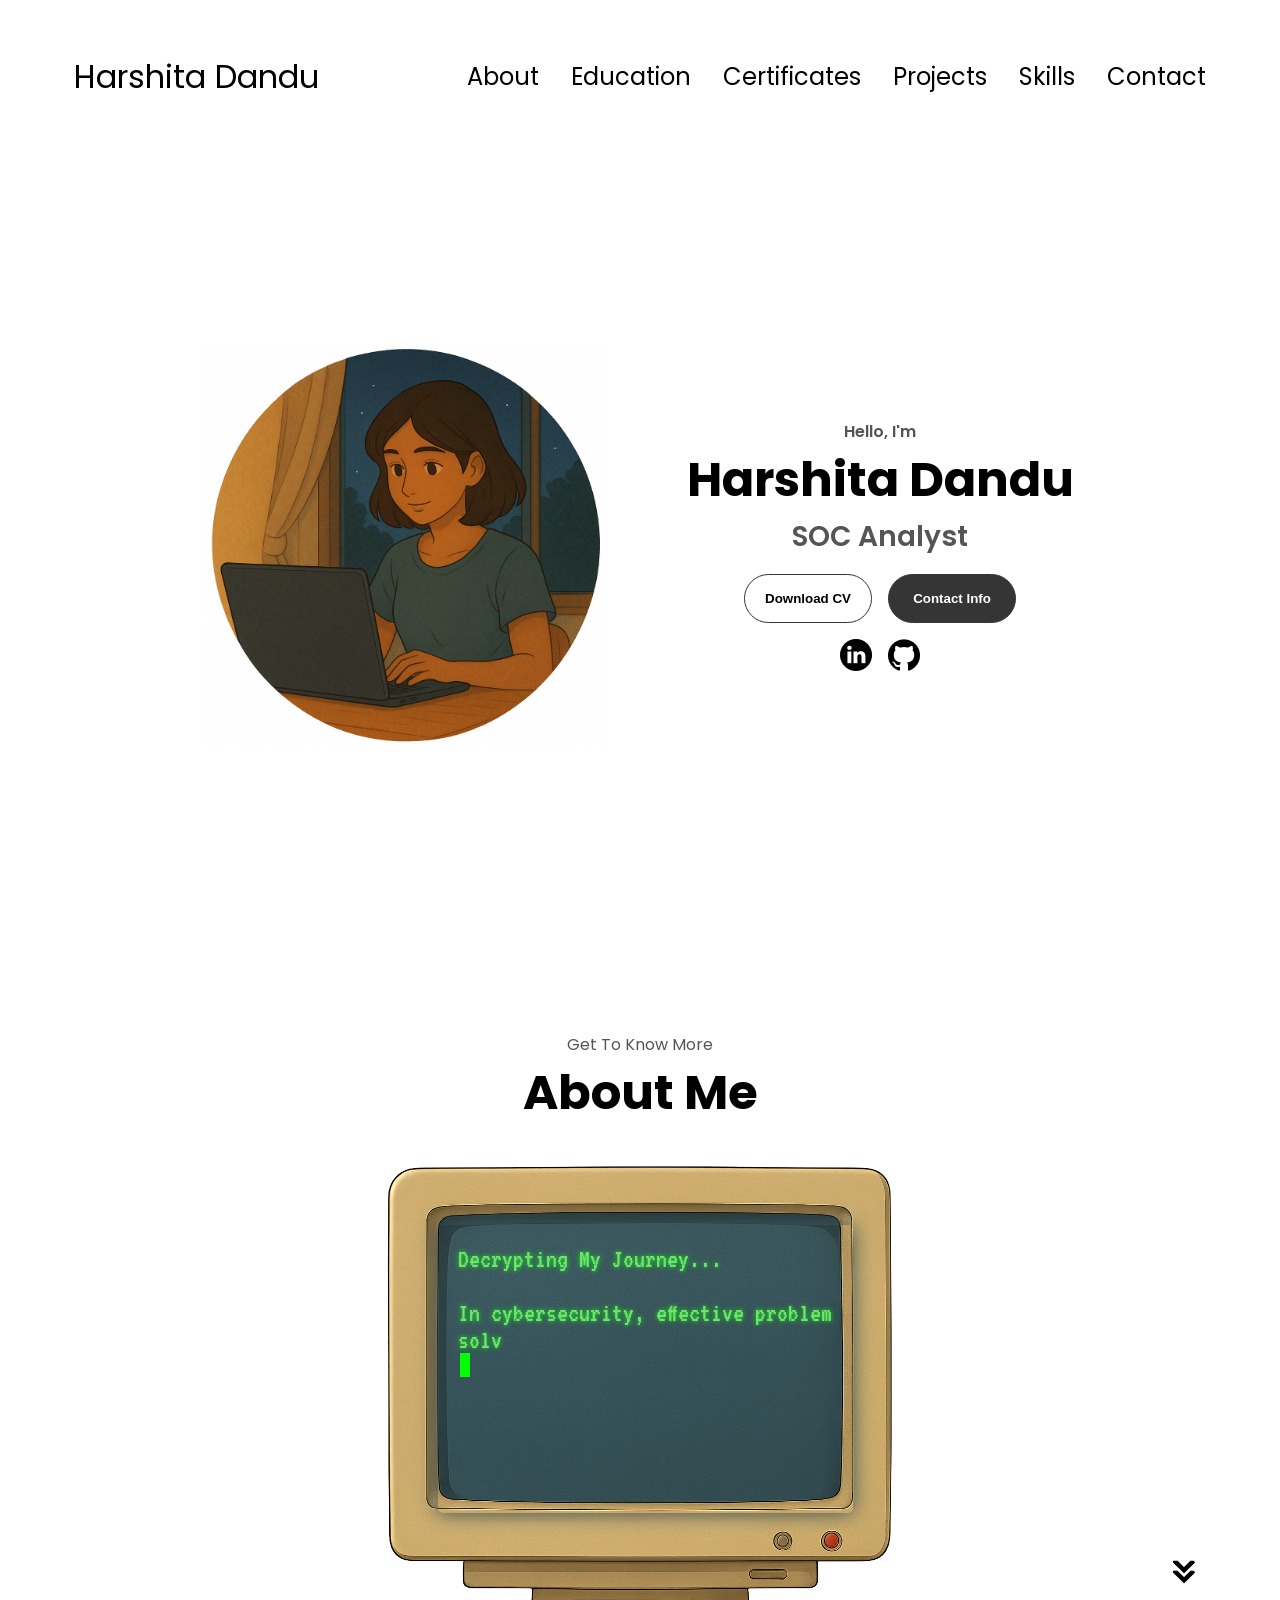
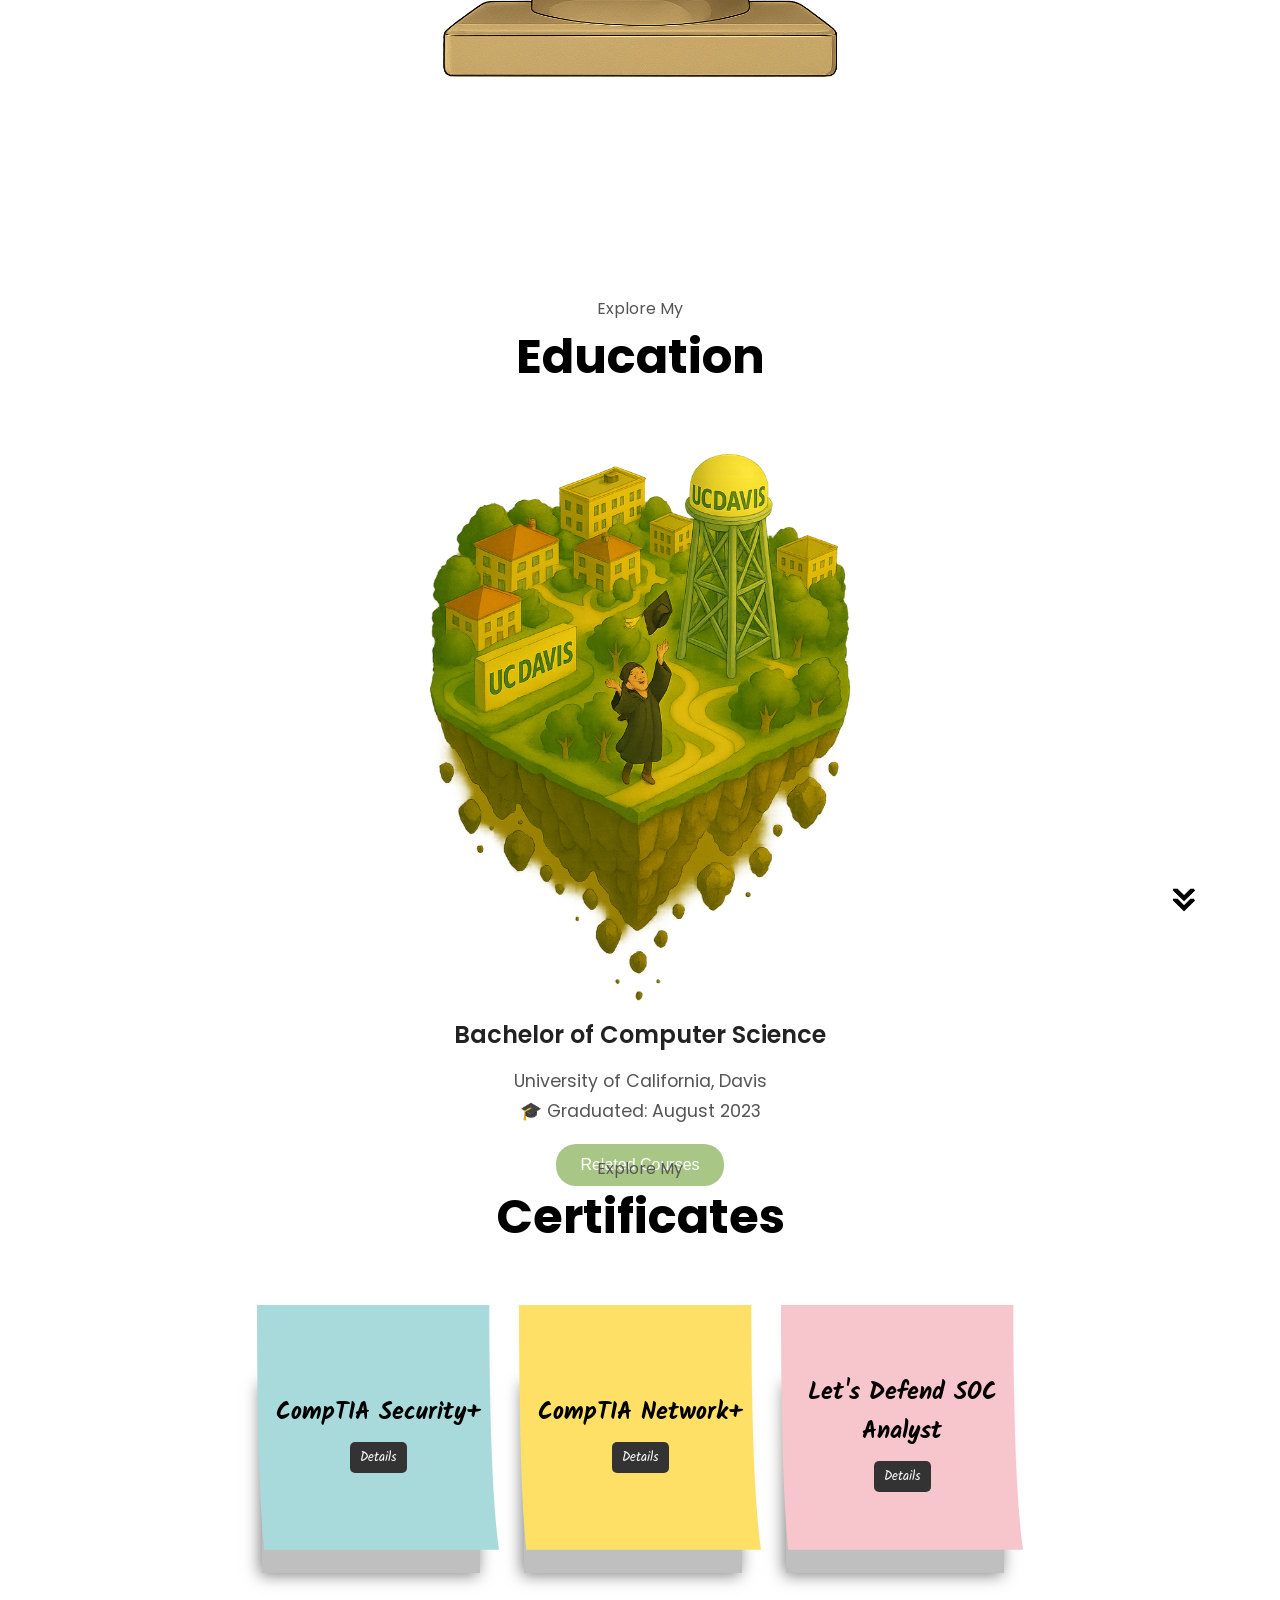
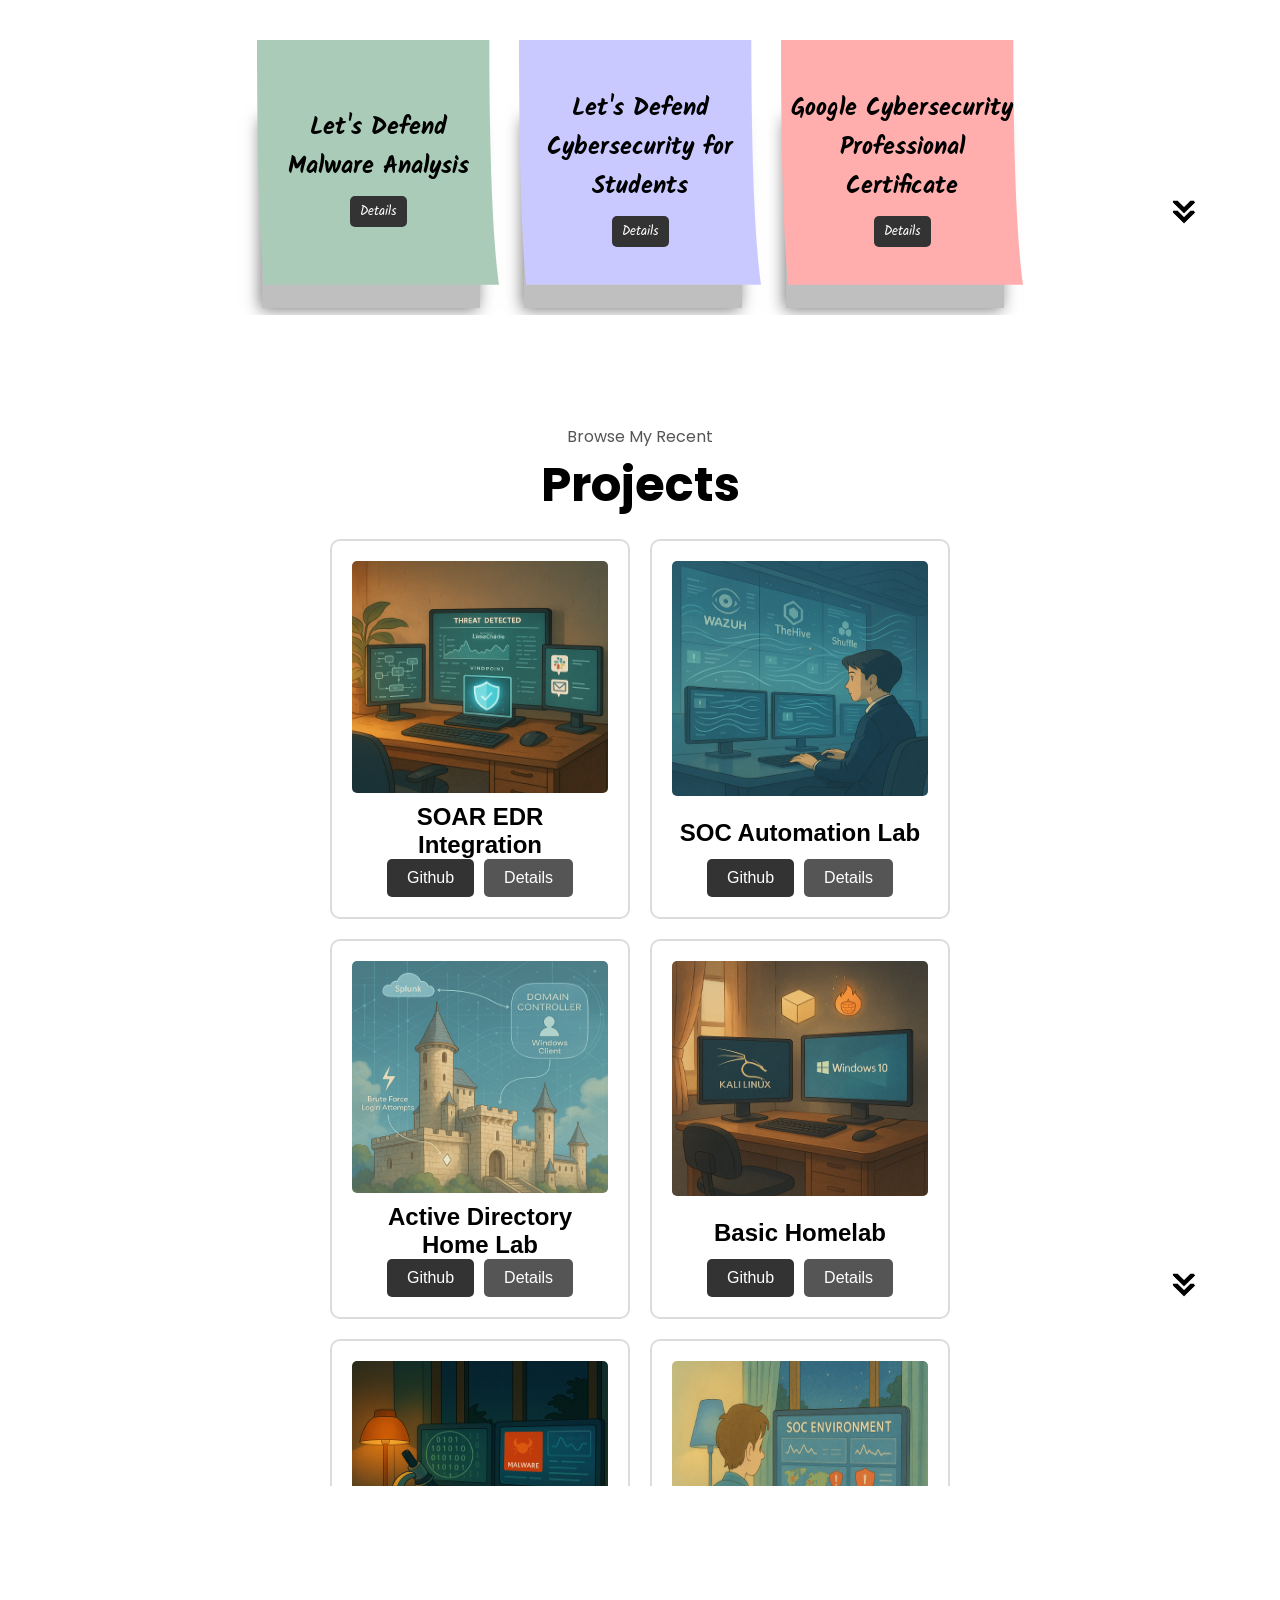
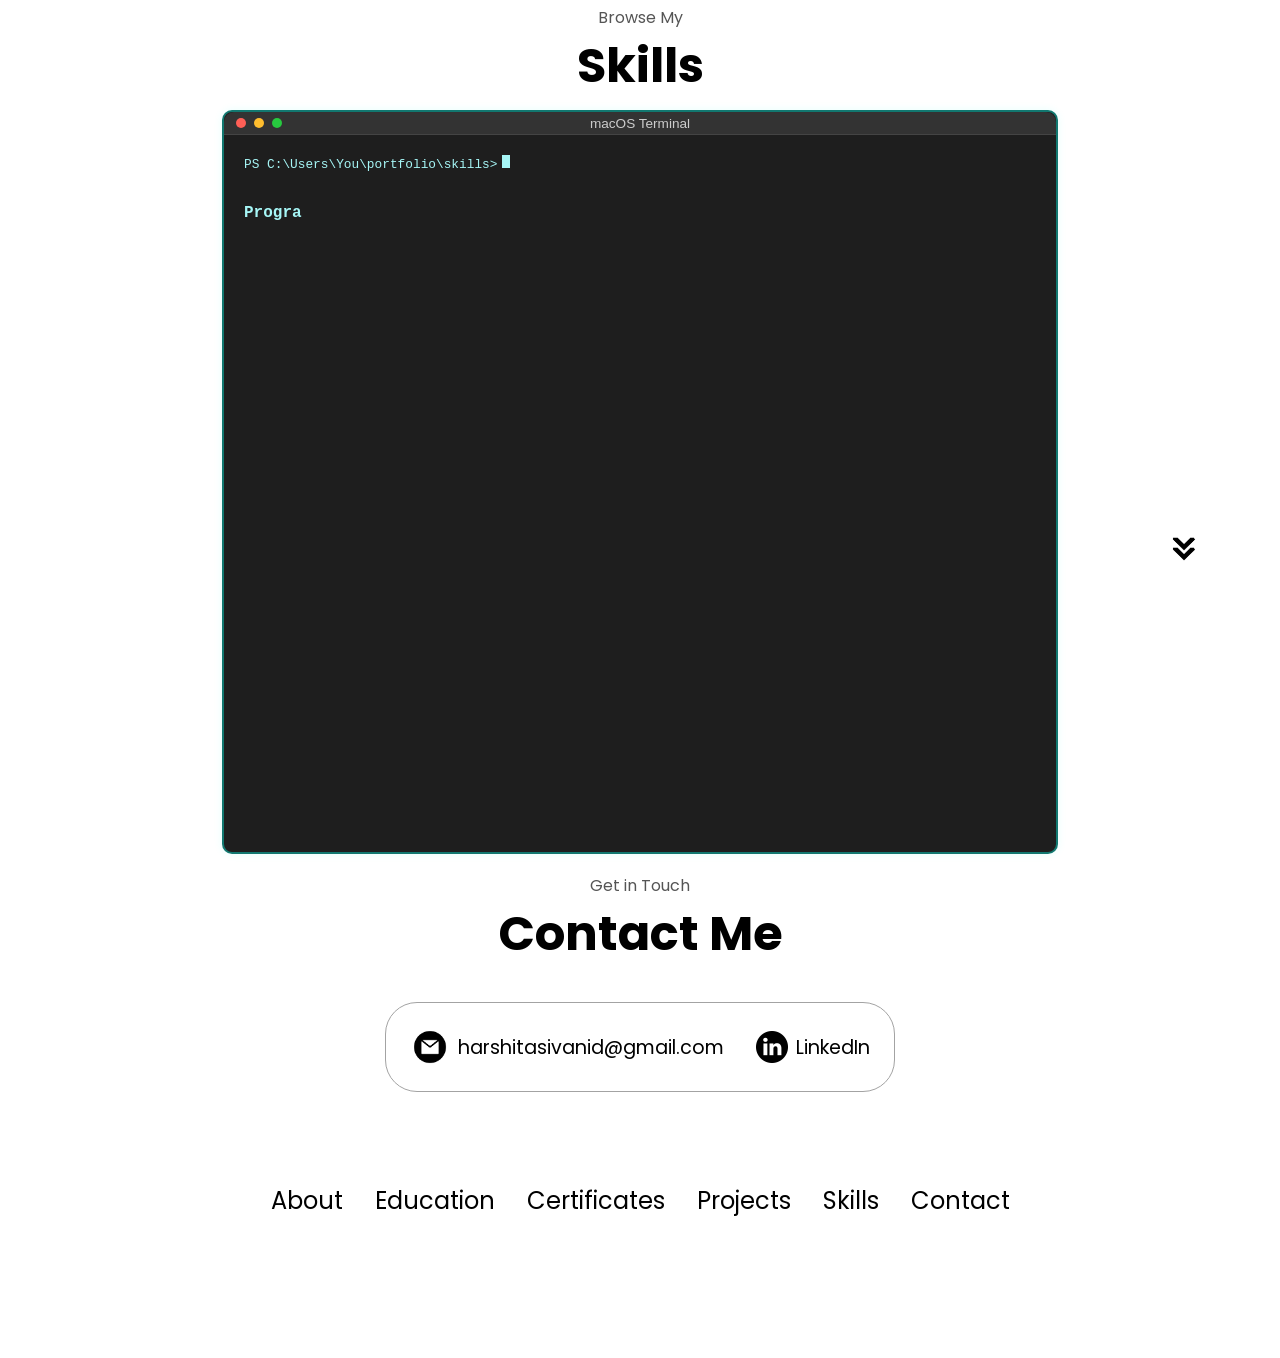
<file: index.html>
<!DOCTYPE html>
<html lang="en">
  <head>
    <!-- Meta and Title Section -->
    <meta charset="UTF-8" />
    <meta http-equiv="X-UA-Compatible" content="IE=edge" />
    <meta name="viewport" content="width=device-width, initial-scale=1.0" />
    <title>My Portfolio</title>

    <!-- Stylesheets -->
    <link rel="stylesheet" href="style.css" />
    <link rel="stylesheet" href="mediaqueries.css" />
  </head>

  <body>
    <!-- ========== Desktop Navigation ========== -->
    <nav id="desktop-nav">
      <div class="logo">Harshita Dandu</div>
      <div>
        <ul class="nav-links">
          <!-- Navigation links for Desktop view; verify anchor targets -->
          <li><a href="#about">About</a></li>
          <li><a href="#education">Education</a></li>
          <li><a href="#certificates">Certificates</a></li>
          <li><a href="#projects">Projects</a></li>
          <li><a href="#skills">Skills</a></li>
          <li><a href="#contact">Contact</a></li>
        </ul>
      </div>
    </nav>

    <!-- ========== Hamburger Navigation (Mobile/Responsive) ========== -->
    <nav id="hamburger-nav">
      <div class="logo">Harshita Dandu</div>
      <div class="hamburger-menu">
        <!-- Hamburger icon triggers toggleMenu() in script.js -->
        <div class="hamburger-icon" onclick="toggleMenu()">
          <span></span>
          <span></span>
          <span></span>
        </div>
        <!-- Navigation links for Hamburger menu -->
        <div class="menu-links">
          <li><a href="#about" onclick="toggleMenu()">About</a></li>
          <li><a href="#education" onclick="toggleMenu()">Education</a></li>
          <li><a href="#certificates" onclick="toggleMenu()">Certificates</a></li>
          <li><a href="#projects" onclick="toggleMenu()">Projects</a></li>
          <li><a href="#skills" onclick="toggleMenu()">Skills</a></li>
          <li><a href="#contact" onclick="toggleMenu()">Contact</a></li>
        </div>
      </div>
    </nav>

    <!-- ========== Profile Section ========== -->
    <section id="profile">
      <!-- Container for Profile Picture -->
      <div class="section__pic-container">
        <img 
          src="./assets/profile studio gibhli.png" 
          alt="John Doe profile picture" 
        />
      </div>

      <!-- Container for Profile Text -->
      <div class="section__text">
        <p class="section__text__p1">Hello, I'm</p>
        <h1 class="title">Harshita Dandu</h1>
        <p class="section__text__p2">SOC Analyst</p>

        <!-- Button Container for Download CV and Contact Info -->
        <div class="btn-container">
          <button 
            class="btn btn-color-2"
            onclick="window.open('./assets/resume-example.pdf')"
          >
            Download CV
          </button>
          <button 
            class="btn btn-color-1" 
            onclick="location.href='./#contact'"
          >
            Contact Info
          </button>
        </div>

        <!-- Social Media Icons -->
        <div id="socials-container">
          <img 
            src="./assets/linkedin.png" 
            alt="My LinkedIn profile" 
            class="icon"
            onclick="location.href='https://www.linkedin.com/in/harshitadandu/'" 
          />
          <img 
            src="./assets/github.png" 
            alt="My Github profile" 
            class="icon"
            onclick="location.href='https://github.com/harshidandu/HarshitaDandu_Cyber_Security-/tree/main'" 
          />
        </div>
      </div>
    </section>

    <!-- ========== About Section ========== -->
    <section id="about">
      <p class="section__text__p1">Get To Know More</p>
      <h1 class="title" style="margin-bottom: 20px;">About Me</h1>

      <!-- Embedding external HTML for About Me details -->
      <iframe 
        src="aboutme.html" 
        title="Skills iframe" 
        width="40%" 
        height="400px" 
        style="border: none; display: block; margin: 20px auto 0 auto;" 
        frameborder="0">
      </iframe>

      <!-- Arrow Icon to Navigate to Education Section -->
      <img
        src="./assets/arrow.png"
        alt="Arrow icon"
        onclick="location.href='#education'"
        style="position: absolute; right: -5rem; bottom: 17rem; height: 2rem; cursor: pointer;"
      />
    </section>

    <!-- ========== Education Section ========== -->
    <section id="education" style="position: relative;">
      <p class="section__text__p1">Explore My</p>
      <h1 class="title">Education</h1>

      <!-- Embedding external HTML for Education details -->
      <iframe 
        src="education.html"
        width="100%" 
        height="900" 
        style="border: none; margin-top: -1rem;" 
        title="Education Section">
      </iframe>

      <!-- Arrow Icon to Navigate to Certificates Section -->
      <img
        src="./assets/arrow.png"
        alt="Arrow icon"
        onclick="location.href='#certificates'"
        style="position: absolute; right: -5rem; bottom: 13rem; height: 2rem; cursor: pointer;"
      />
    </section>

    <!-- ========== Certificates Section ========== -->
    <section id="certificates">
      <p class="section__text__p1">Explore My</p>
      <h1 class="title">Certificates</h1>

      <!-- Inline Styles Specific to Certificates Section -->
      <style>
        /* Style adjustments for the Certificates section */
        #certificates {
          position: relative;
          padding: 2rem 2rem 5rem 2rem;
        }
        #certificates iframe {
          width: 90%;
          height: 70vh; /* 70% of viewport height */
          margin: 0 auto;
          max-width: none;
          border: none;
          display: block;
          margin-top: 2rem;
        }
      </style>

      <!-- Embedding external HTML for Certificates -->
      <iframe 
        src="certs.html" 
        title="Certificates iframe">
      </iframe>

      <!-- Arrow Icon to Navigate to Projects Section -->
      <img
        src="./assets/arrow.png"
        alt="Arrow icon"
        onclick="location.href='#projects'"
        style="position: absolute; right: -5rem; bottom: 10rem; height: 2rem; cursor: pointer;"
      />
    </section>

    <!-- ========== Projects Section ========== -->
    <section id="projects">
      <p class="section__text__p1">Browse My Recent</p>
      <h1 class="title">Projects</h1>

      <!-- Inline Styles Specific to Projects Section -->
      <style>
        /* Style adjustments for the Projects section */
        #projects {
          position: relative;
          padding-bottom: 80px;  /* Extra bottom padding for spacing */
        }
        /* General iframe styling for the Projects iframe */
        iframe {
          width: 100%;
          height: 1000px;
          border: none;
          margin-top: -35px;
        }
      </style>

      <!-- Embedding external HTML for Projects -->
      <iframe 
        src="projects.html" 
        title="Projects iframe" 
        frameborder="0">
      </iframe>

      <!-- Arrow Icon to Navigate to Skills Section -->
      <img
        src="./assets/arrow.png"
        alt="Arrow icon"
        onclick="location.href='#skills'"
        style="position: absolute; right: -5rem; bottom: 17rem; height: 2rem; cursor: pointer;"
      />
    </section>

    <!-- ========== Skills Section ========== -->
    <section id="skills">
      <p class="section__text__p1">Browse My</p>
      <h1 class="title">Skills</h1>

      <!-- Inline Styles Specific to Skills Section -->
      <style>
        /* Style adjustments for the Skills section */
        #skills {
          position: relative;
          padding: 2rem;
        }
        #skills iframe {
          width: 100%;
          height: 100vh;
          max-width: none;
          margin: 0 auto;
          border: none;
          display: block;
          background-color: transparent;
        }
      </style>

      <!-- Embedding external HTML for Skills -->
      <iframe 
        src="skills.html" 
        title="Skills iframe">
      </iframe>

      <!-- Arrow Icon to Navigate to Contact Section -->
      <img
        src="./assets/arrow.png"
        alt="Arrow icon"
        onclick="location.href='#contact'"
        style="position: absolute; right: -5rem; bottom: 17rem; height: 2rem; cursor: pointer;"
      />
    </section>

    <!-- ========== Contact Section ========== -->
    <section id="contact">
      <p class="section__text__p1">Get in Touch</p>
      <h1 class="title">Contact Me</h1>

      <!-- Contact Information -->
      <div class="contact-info-upper-container">
        <!-- Email Contact -->
        <div class="contact-info-container">
          <img 
            src="./assets/email.png" 
            alt="Email icon" 
            class="icon contact-icon email-icon" 
          />
          <p>
            <a href="mailto:examplemail@gmail.com">
              harshitasivanid@gmail.com
            </a>
          </p>
        </div>

        <!-- LinkedIn Contact -->
        <div class="contact-info-container">
          <img 
            src="./assets/linkedin.png" 
            alt="LinkedIn icon" 
            class="icon contact-icon" 
          />
          <p>
            <a href="https://www.linkedin.com/in/harshitadandu/">LinkedIn</a>
          </p>
        </div>
      </div>
    </section>

    <!-- ========== Footer Navigation ========== -->
    <footer>
      <nav>
        <div class="nav-links-container">
          <ul class="nav-links">
            <!-- Footer navigation links replicating main navigation -->
            <li><a href="#about">About</a></li>
            <li><a href="#education">Education</a></li>
            <li><a href="#certificates">Certificates</a></li>
            <li><a href="#projects">Projects</a></li>
            <li><a href="#skills">Skills</a></li>
            <li><a href="#contact">Contact</a></li>
          </ul>
        </div>
      </nav>
    </footer>

    <!-- ========== JavaScript File ========== -->
    <script src="script.js"></script>
  </body>
</html>
</file>
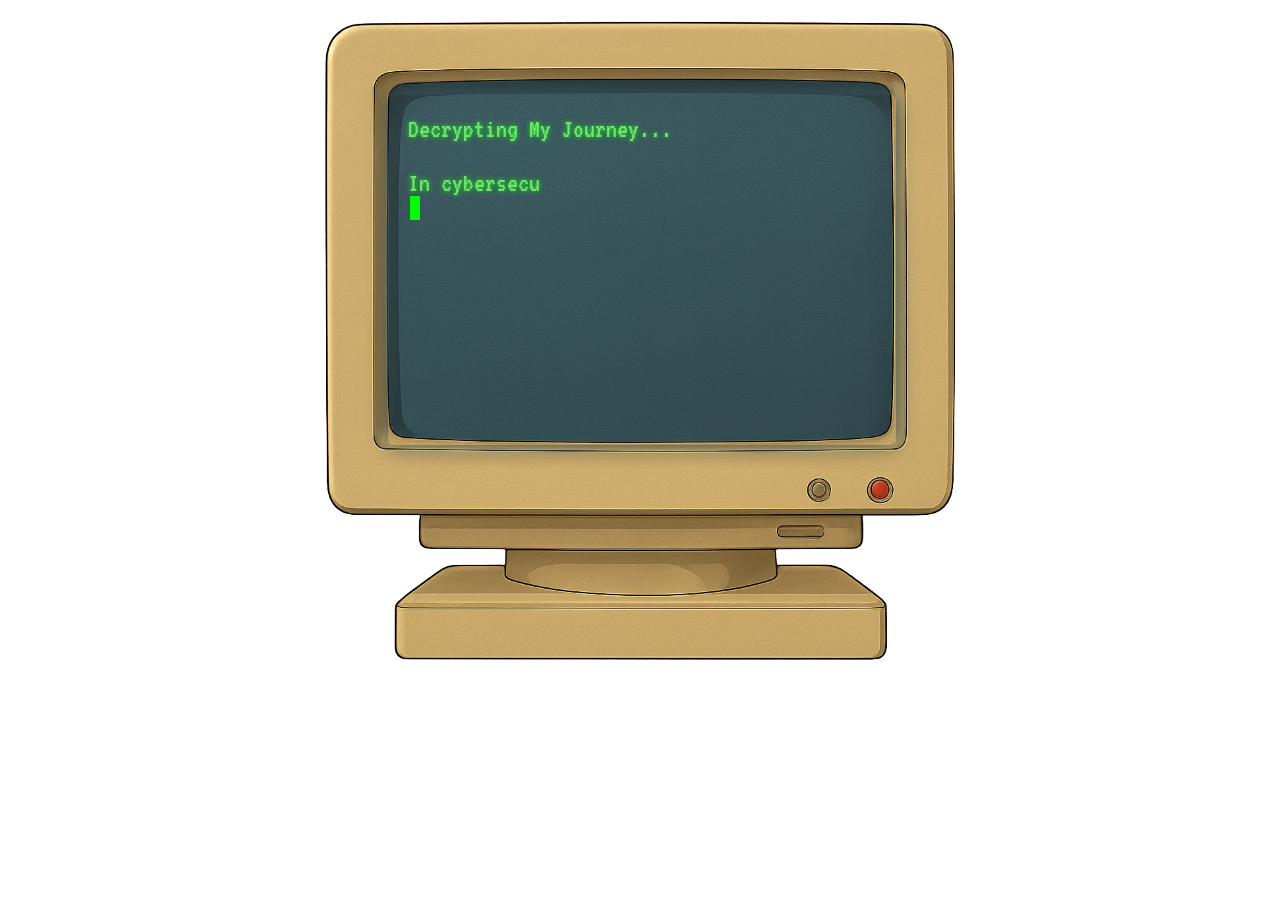
<file: aboutme.html>
<!DOCTYPE html>
<html lang="en">
<head>
  <meta charset="UTF-8">
  <meta name="viewport" content="width=device-width, initial-scale=1.0">
  <title>About Me - Retro Computer</title>

  <!-- Retro Font -->
  <link href="https://fonts.googleapis.com/css2?family=VT323&display=swap" rel="stylesheet">

  <style>
    html, body {
      margin: 0;
      padding: 0;
      height: 100%;
      background: transparent;
      font-family: 'VT323', monospace;
      overflow: hidden;
    }

    .container {
      width: 100%;
      max-width: 1200px;
      margin: 0 auto;
    }

    .background {
      position: relative;
      width: 100%;
      height: auto;
      background: url("./assets/retrocomputer.png") no-repeat center center;
      background-size: contain;
      aspect-ratio: 16 / 9;
    }

    .screen {
      position: absolute;
      top: 14%;
      left: 29%;
      width: 39%;
      height: 46%;
      background: transparent;
      padding: 20px;
      overflow-y: auto;
      overflow-x: hidden;
      display: flex;
      flex-direction: column;
      justify-content: flex-start;
      align-items: flex-start;
      font-size: 1.7rem;
      box-shadow: 0 0 20px #3a565c;
      border-radius: 5px;
      scroll-behavior: smooth;
    }

    /* Glowing terminal text */
    .typing {
      white-space: pre-wrap;
      word-wrap: break-word;
      color: #77DD77;
      text-shadow: 0 0 5px #00FF00;
    }

    .cursor {
      display: inline-block;
      width: 10px;
      height: 24px;
      background-color: #00FF00;
      margin-left: 2px;
      animation: blink 0.7s steps(1) infinite;
    }

    @keyframes blink {
      50% { background-color: transparent; }
    }

    /* Custom scrollbar */
    .screen::-webkit-scrollbar {
      width: 8px;
    }

    .screen::-webkit-scrollbar-thumb {
      background-color: #00FF00;
      border-radius: 4px;
    }

    .screen::-webkit-scrollbar-track {
      background: transparent;
    }

    /* Responsive adjustments */
    @media (max-width: 768px) {
      .screen {
        top: 16%;
        left: 26%;
        width: 45%;
        height: 48%;
        font-size: 1.4rem;
        padding: 15px;
      }
    }

    @media (max-width: 480px) {
      .screen {
        top: 18%;
        left: 22%;
        width: 55%;
        height: 50%;
        font-size: 1.2rem;
        padding: 10px;
      }
    }
  </style>
</head>

<body>

<div class="container">
  <div class="background">
    <div class="screen" id="screen">
      <div id="typingText" class="typing"></div><div class="cursor"></div>
    </div>
  </div>
</div>

<!-- Typing Sound -->
<audio id="typeSound" src="https://cdn.pixabay.com/download/audio/2022/10/04/audio_5482fb7591.mp3?filename=mechanical-keyboard-typing-110789.mp3"></audio>

<script>
const text = `Decrypting My Journey...

In cybersecurity, effective problem solving is paramount—there’s no true cybersecurity without it, and no problem solving without a creative spark.

I am committed to melding creativity with logic. With an unending drive to innovate and a unique, creative-yet-logical approach to tackling challenges, I strive to blend technical insight with creative thinking to create efficient solutions. You can find me at my happiest when I'm learning, creating, and exploring new ideas.`;

const typingText = document.getElementById('typingText');
const screen = document.getElementById('screen');
const typeSound = document.getElementById('typeSound');
typeSound.volume = 0.2;
let index = 0;

function type() {
  if (index < text.length) {
    typingText.innerHTML += text.charAt(index);

    // Play sound if not newline or space
    if (text.charAt(index) !== '\n' && text.charAt(index) !== ' ') {
      typeSound.currentTime = 0;
      typeSound.play();
    }

    // Auto-scroll to bottom as text grows
    screen.scrollTop = screen.scrollHeight;

    index++;
    setTimeout(type, 30); // typing speed
  } else {
    typeSound.pause();
  }
}

// Start typing automatically
window.onload = type;
</script>

</body>
</html>
</file>
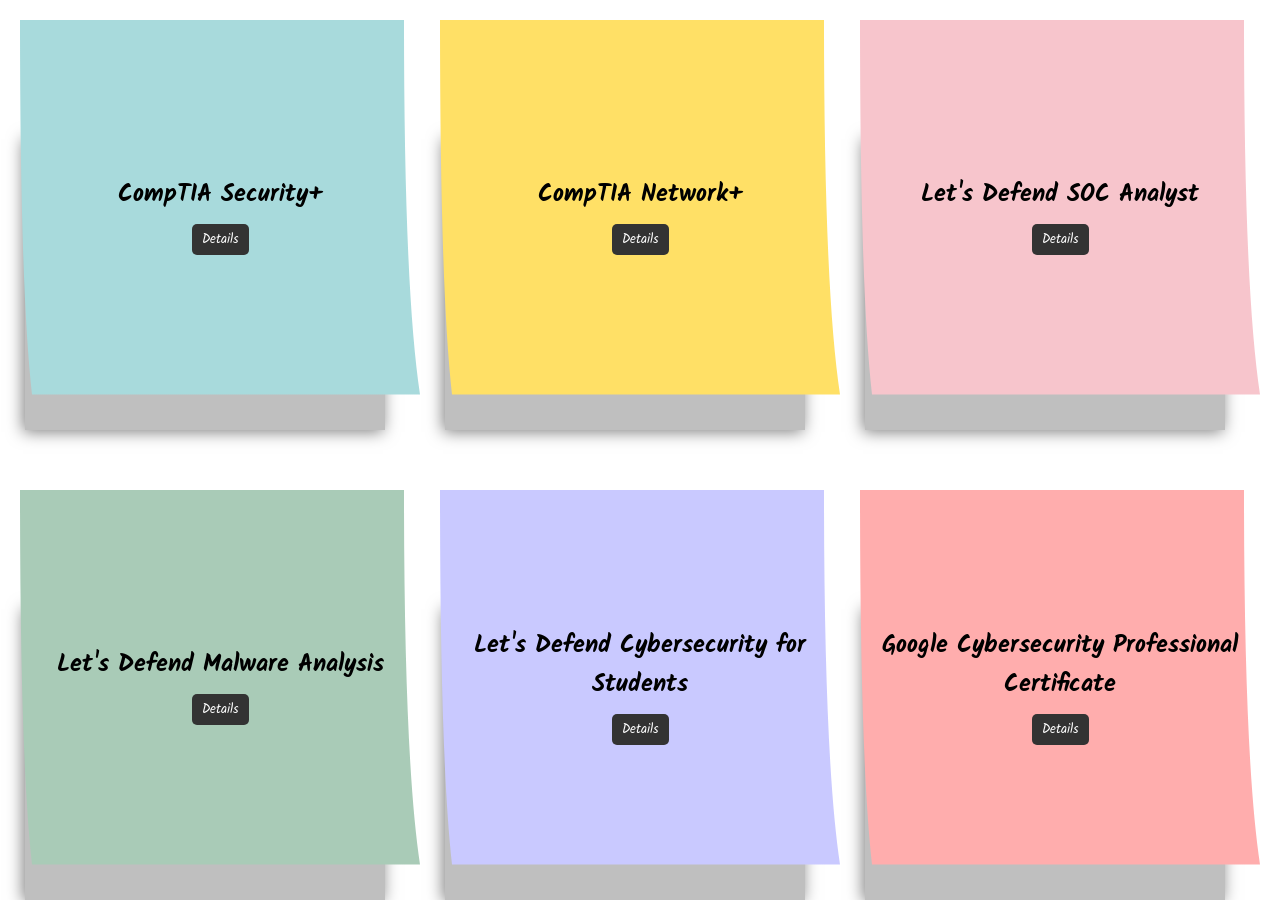
<file: certs.html>
<!DOCTYPE html>
<html lang="en">
<head>
  <meta charset="UTF-8">
  <meta name="viewport" content="width=device-width, initial-scale=1">
  <title>Sticky Notes Grid</title>
  <!-- The original Kalam font remains for the sticky notes -->
  <link href="https://fonts.googleapis.com/css2?family=Kalam&display=swap" rel="stylesheet">
  <style>
    /* Import Poppins font for modal text */
    @import url("https://fonts.googleapis.com/css2?family=Poppins:wght@300;400;500;600&display=swap");

    * { box-sizing: border-box; margin: 0; padding: 0; }
    html, body { 
      height: 100%; 
      width: 100%; 
      margin: 0; 
      font-size: 16px; 
      font-family: 'Kalam', cursive; 
      display: flex; 
      align-items: center; 
      justify-content: center; 
    }

    
    .container { display: flex; align-items: center; justify-content: center; width: 100%; height: 100%; padding: 20px; }
    .container-inner { 
      display: grid; 
      grid-template-columns: repeat(3, 1fr); 
      grid-template-rows: repeat(2, 1fr); 
      row-gap: 80px; 
      column-gap: 20px; 
      width: 100%; 
      height: 100%; 
    }
    .sticky-container { width: 100%; height: 100%; position: relative; }
    .sticky-outer { display: flex; position: relative; width: 100%; height: 100%; }
    .sticky { position: absolute; top: 0; left: 0; right: 0; bottom: 0; }
    .sticky:before { 
      content: ''; 
      position: absolute; 
      top: 30%; 
      left: 5px; 
      width: 90%; 
      height: 75%; 
      background-color: rgba(0, 0, 0, 0.25); 
      box-shadow: -2px 2px 15px rgba(0, 0, 0, 0.5); 
    }
    .sticky-content { 
      width: 100%; 
      height: 100%; 
      display: flex; 
      flex-direction: column; 
      justify-content: center; 
      align-items: center; 
      font-size: 7.25rem; 
      clip-path: url(#stickyClip); 
      text-align: center; 
      padding: 10px; 
      box-shadow: 2px 2px 10px rgba(0,0,0,0.2); 
    }
    .sticky-content h3 { margin-bottom: 10px; font-size: 1.5rem; }
    .sticky-content button { 
      background: #333; 
      color: white; 
      border: none; 
      padding: 5px 10px; 
      border-radius: 5px; 
      cursor: pointer; 
      font-family: 'Kalam', cursive; 
    }
    .sticky-content button:hover { background: #555; }
    .sticky-container:nth-child(1) .sticky-content { background: linear-gradient(180deg, #A8DADC 0%, #A8DADC 100%); }
    .sticky-container:nth-child(2) .sticky-content { background: linear-gradient(180deg, #FFE066 0%, #FFE066 100%); }
    .sticky-container:nth-child(3) .sticky-content { background: linear-gradient(180deg, #F7C5CC 0%, #F7C5CC 100%); }
    .sticky-container:nth-child(4) .sticky-content { background: linear-gradient(180deg, #A9CBB7 0%, #A9CBB7 100%); }
    .sticky-container:nth-child(5) .sticky-content { background: linear-gradient(180deg, #C9C9FF 0%, #C9C9FF 100%); }
    .sticky-container:nth-child(6) .sticky-content { background: linear-gradient(180deg, #FFADAD 0%, #FFADAD 100%); }
    @media screen and (min-width: 640px) { .sticky-content { font-size: 1.5rem; } }
    @media screen and (min-width: 768px) { .sticky-content { font-size: 1.5rem; } }
    @media screen and (min-width: 1024px) { .sticky-content { font-size: 1.875rem; } }
    
    /* Modal styles */
    .modal-overlay {
      position: fixed;
      top: 0;
      left: 0;
      width: 100%;
      height: 100%;
      background: transparent;
      display: flex;
      align-items: center;
      justify-content: center;
      opacity: 0;
      visibility: hidden;
      transition: opacity 0.3s ease;
      z-index: 1000;
    }
    .modal-overlay.active {
      opacity: 1;
      visibility: visible;
    }
    .modal {
      background: white;
      padding: 30px;
      border-radius: 5px;
      max-width: 900px;
      width: 120%;
      max-height: 120%;
      overflow-y: auto;
      box-shadow: 0 2px 10px rgba(0,0,0,0.3);
      position: relative;
    }
    .modal-title {
      text-align: center;
      margin-bottom: 15px;
      font-size: 1.75rem;
      font-family: 'Poppins', sans-serif;
    }
    .modal-content {
      text-align: left;
      font-size: 1.1rem;
      line-height: 1.5;
      /* Apply Poppins font to modal details text */
      font-family: 'Poppins', sans-serif;
    }
    .modal-content h5 {
      text-align: center;
      margin-bottom: 10px;
      /* Increase the size of "Skills Gained" */
      font-size: 1.2rem;
    }
    .modal-content p {
      margin: 10px 0;
    }
    .close-button {
      position: absolute;
      top: 20px;
      right: 15px;
      font-size: 2rem;
      cursor: pointer;
      color: #333;
      font-family: 'Poppins', sans-serif;
    }
    /* New Close Button inside Modal Content */
    .modal-close-button {
      background: #333;
      color: #fff;
      border: none;
      padding: 10px 20px;
      border-radius: 5px;
      font-family: 'Poppins', sans-serif;
      cursor: pointer;
      font-size: 1.1rem;
      display: block;
      margin: 20px auto 0;
    }
    .modal-close-button:hover {
      background: #555;
    }
  </style>
</head>
<body>

<svg width="0" height="0">
  <defs>
    <clipPath id="stickyClip" clipPathUnits="objectBoundingBox">
      <path d="M 0 0 Q 0 0.69, 0.03 0.96 0.03 0.96, 1 0.96 Q 0.96 0.69, 0.96 0 0.96 0, 0 0" />
    </clipPath>
  </defs>
</svg>

<div class="container">
  <div class="container-inner">
    <!-- Sticky Note 1 -->
    <div class="sticky-container">
      <div class="sticky-outer">
        <div class="sticky">
          <div class="sticky-content">
            <h3>CompTIA Security+</h3>
            <button onclick="showPopup('CompTIA Security+', '<h5><strong>Skills Gained:</strong></h5><p>✅ <strong>Fundamental Security Concepts:</strong> Learn about threats, vulnerabilities, and risk management strategies.</p><p>🔒 <strong>Network Security Principles:</strong> Understand identity management and access control methods.</p><p>🛡 <strong>Cryptography Basics:</strong> Gain knowledge of secure protocols and Public Key Infrastructure (PKI).</p><p>🚨 <strong>Incident Response Planning:</strong> Develop skills for effective disaster recovery and incident management.</p><p>🛠 <strong>Compliance and Governance:</strong> Understand regulatory requirements and the importance of security policies.</p>')">Details</button>
          </div>
        </div>
      </div>
    </div>
    
    <!-- Sticky Note 2 -->
    <div class="sticky-container">
      <div class="sticky-outer">
        <div class="sticky">
          <div class="sticky-content">
            <h3>CompTIA Network+</h3>
            <button onclick="showPopup('CompTIA Network+', '<h5><strong>Skills Gained:</strong></h5><p>🌐 <strong>Network Architecture and Protocols:</strong> Understand network design, protocols, and troubleshooting techniques.</p><p>📡 <strong>Network Configuration and Management:</strong> Learn to configure and manage both wired and wireless networks.</p><p>🔒 <strong>Network Security Fundamentals:</strong> Gain insights into network security basics and best practices.</p><p>☁ <strong>Cloud Computing and Virtualization:</strong> Explore the fundamentals of cloud computing and virtualization technologies.</p><p>🛠 <strong>Network Troubleshooting Techniques:</strong> Develop skills to diagnose and resolve network issues effectively.</p>')">Details</button>
          </div>
        </div>
      </div>
    </div>
    
    <!-- Sticky Note 3 -->
    <div class="sticky-container">
      <div class="sticky-outer">
        <div class="sticky">
          <div class="sticky-content">
            <h3>Let's Defend SOC Analyst</h3>
            <button onclick="showPopup('Let\'s Defend SOC Analyst', '<h5><strong>Skills Gained:</strong></h5><p>🔐 <strong>Incident Response Fundamentals:</strong> Learn the core concepts of incident detection and response processes.</p><p>🛠 <strong>Security Monitoring:</strong> Understand how to monitor and analyze security alerts using SIEM tools.</p><p>📡 <strong>Network Traffic Analysis:</strong> Capture and inspect network data to identify potential threats.</p><p>🚨 <strong>Threat Intelligence Analysis:</strong> Learn to gather and analyze threat intelligence to improve security posture.</p><p>⚖ <strong>Compliance and Reporting:</strong> Understand regulatory requirements and how to prepare security reports.</p>')">Details</button>
          </div>
        </div>
      </div>
    </div>
    
    <!-- Sticky Note 4 -->
    <div class="sticky-container">
      <div class="sticky-outer">
        <div class="sticky">
          <div class="sticky-content">
            <h3>Let's Defend Malware Analysis</h3>
            <button onclick="showPopup('Let\'s Defend Malware Analysis', '<h5><strong>Skills Gained:</strong></h5><p>🔐 <strong>Malware Analysis Fundamentals:</strong> Learn key concepts of malware types, infection vectors, and evasion techniques.</p><p>🛠 <strong>Understanding Malware Behavior:</strong> Analyze how malware interacts with systems and networks.</p><p>🚨 <strong>Sandboxing & Dynamic Analysis:</strong> Run malware in controlled environments to observe its behavior.</p><p>📡 <strong>Network Traffic Analysis:</strong> Capture and inspect network data to detect malicious activity.</p><p>🧩 <strong>Code Decompilation & Reverse Engineering:</strong> Deobfuscate and analyze malware code for deeper insights.</p>')">Details</button>
          </div>
        </div>
      </div>
    </div>
    
    <!-- Sticky Note 5 -->
    <div class="sticky-container">
      <div class="sticky-outer">
        <div class="sticky">
          <div class="sticky-content">
            <h3>Let's Defend Cybersecurity for Students</h3>
            <button onclick="showPopup('Let\'s Defend Cybersecurity for Students', '<h5><strong>Skills Gained:</strong></h5><p>🔐 <strong>Cybersecurity Fundamentals:</strong> Learn key concepts like threats, vulnerabilities, and risk management.</p><p>🛠 <strong>Hands-on Security Tools:</strong> Experience with SIEM, firewalls, and endpoint protection.</p><p>🚨 <strong>Threat Detection & Response:</strong> Identify and mitigate cyber threats.</p><p>🛡 <strong>Safe Online Practices:</strong> Understand phishing, social engineering, and data protection.</p><p>🔍 <strong>Digital Forensics Basics:</strong> Learn how to analyze and investigate cyber incidents.</p>')">Details</button>
          </div>
        </div>
      </div>
    </div>
    
    <!-- Sticky Note 6 -->
    <div class="sticky-container">
      <div class="sticky-outer">
        <div class="sticky">
          <div class="sticky-content">
            <h3>Google Cybersecurity Professional Certificate</h3>
            <button onclick="showPopup('Google Cybersecurity Professional Certificate', '<h5><strong>Skills Gained:</strong></h5><p>🔐 <strong>Security Foundations:</strong> Understand cybersecurity frameworks, threats, and risk management.</p><p>🛡 <strong>Network and System Security:</strong> Learn firewalls, encryption, and access control best practices.</p><p>🚨 <strong>Incident Detection & Response:</strong> Monitor and respond to security incidents using industry tools.</p><p>📊 <strong>SIEM & Security Operations:</strong> Hands-on experience with tools like Splunk and Chronicle.</p><p>⚖ <strong>Compliance & Governance:</strong> Understand security policies, governance, and industry regulations.</p>')">Details</button>
          </div>
        </div>
      </div>
    </div>
    
  </div>
</div>

<!-- Modal Structure -->
<div id="modalOverlay" class="modal-overlay">
  <div class="modal">
    <span id="closeModal" class="close-button">&times;</span>
    <h2 id="modalTitle" class="modal-title"></h2>
    <div id="modalContent" class="modal-content"></div>
    <!-- New Close Button in the Modal -->
    <button id="modalCloseBtn" class="modal-close-button">Close</button>
  </div>
</div>

<script>
function showPopup(title, description) {
  // Set title and content (preserving HTML formatting)
  document.getElementById('modalTitle').innerText = title;
  document.getElementById('modalContent').innerHTML = description;
  
  // Show the modal with fade-in effect
  document.getElementById('modalOverlay').classList.add('active');
}

// Close modal when clicking on the close (×) icon
document.getElementById('closeModal').addEventListener('click', function() {
  document.getElementById('modalOverlay').classList.remove('active');
});

// Close modal when clicking on the new "Close" button
document.getElementById('modalCloseBtn').addEventListener('click', function() {
  document.getElementById('modalOverlay').classList.remove('active');
});

// Optional: Close modal when clicking outside the modal content
document.getElementById('modalOverlay').addEventListener('click', function(e) {
  if (e.target === this) {
    document.getElementById('modalOverlay').classList.remove('active');
  }
});
</script>

</body>
</html>
</file>
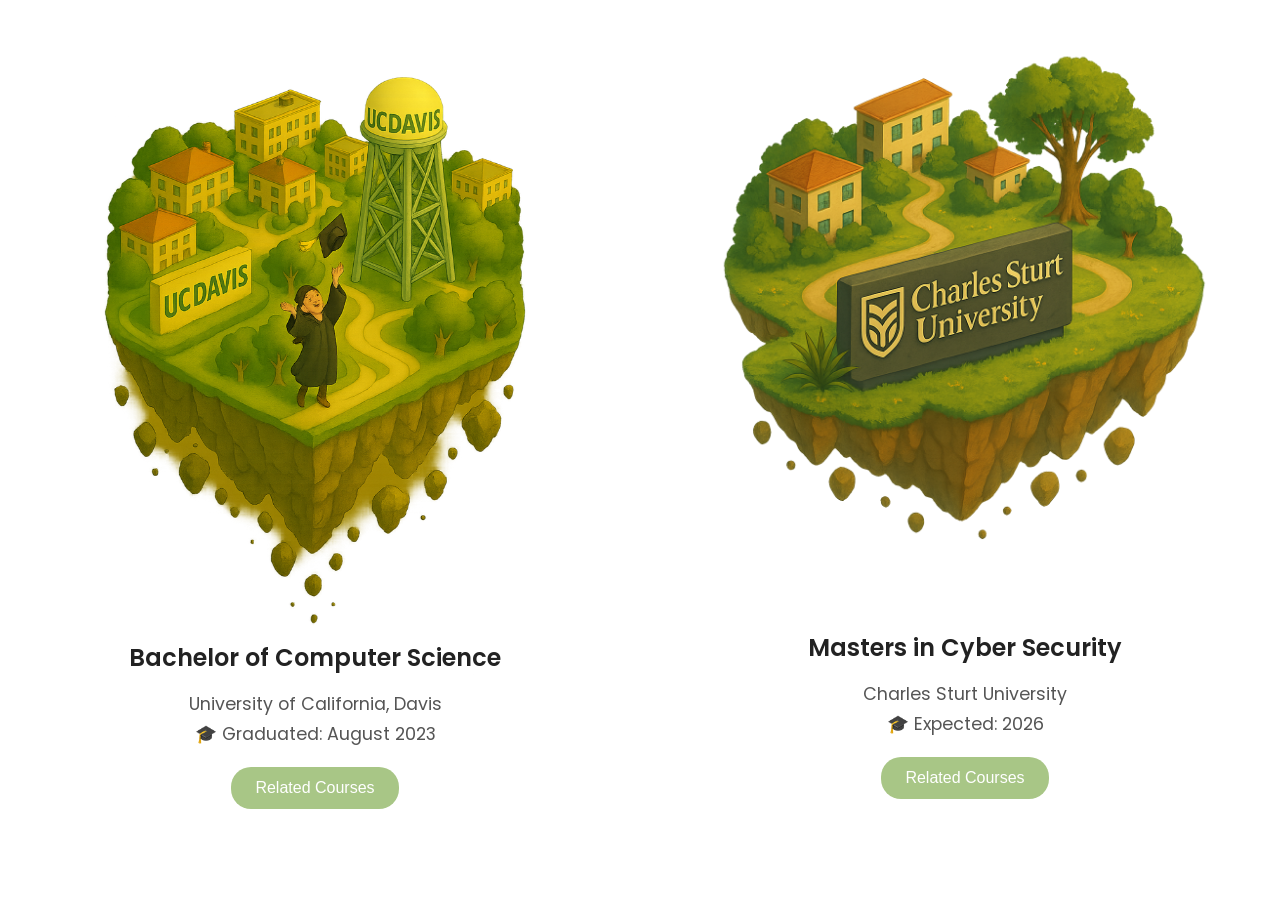
<file: education.html>
<!DOCTYPE html>
<html lang="en">
<head>
  <meta charset="UTF-8" />
  <meta name="viewport" content="width=device-width, initial-scale=1.0" />
  <title>Education Section</title>
  <link href="https://fonts.googleapis.com/css2?family=Poppins:wght@300;400;500;600&display=swap" rel="stylesheet">
  <style>
    * {
      margin: 0;
      padding: 0;
      box-sizing: border-box;
    }

    body {
      font-family: 'Poppins', sans-serif;
      background: white;
      padding: 40px 20px;
    }

    #education {
      max-width: 1200px;
      margin: 0 auto;
      display: flex;
      gap: 150px;
      flex-wrap: wrap;
      justify-content: center;
    }

    .education-item {
      width: 500px; /* Adjusted width for larger images */
      min-height: 800px; /* Increased height to fit larger images */
      position: relative;
      display: flex;
      flex-direction: column;
      align-items: center;
      justify-content: flex-start;
    }

    .animated-img {
      width: 100%; /* Make sure the images take up the full width of their container */
      height: 650px; /* Increased height for larger images */
      object-fit: cover; /* Ensure the image covers the space */
      display: block;
      animation: float3d 6s ease-in-out infinite;
      transform-origin: center;
      backface-visibility: hidden;
    }

    .charles-sturt-img {
      height: 500px; /* Make the Charles Sturt image smaller */
    }

    @keyframes float3d {
      0% {
        transform: rotateX(0deg) rotateY(0deg) translateY(0);
      }
      50% {
        transform: rotateX(5deg) rotateY(5deg) translateY(-35px);
      }
      100% {
        transform: rotateX(0deg) rotateY(0deg) translateY(0);
      }
    }

    .edu-info {
      position: absolute;
      width: 100%;
      display: flex;
      flex-direction: column;
      align-items: center;
      text-align: center;
    }

    .offset-davis {
      top: 600px; /* Adjusted position based on new image height */
    }

    .offset-csu {
      top: 590px; /* Adjusted position based on new image height */
    }

    .edu-text {
      margin-bottom: 0;
    }

    .edu-info h3 {
      font-size: 1.5rem; /* Increased font size for better visibility */
      font-weight: 600;
      color: #222;
      margin-bottom: 16px;
    }

    .school-name,
    .grad-date {
      font-size: 1.1rem; /* Increased text size */
      color: rgb(85, 85, 85);
      margin: 4px 0;
    }

    .view-button {
      margin-top: 16px;
      background-color: #a8c686;
      color: white;
      border: none;
      padding: 12px 24px; /* Increased padding */
      font-size: 1rem; /* Increased font size */
      font-weight: 500;
      border-radius: 20px;
      cursor: pointer;
      transition: all 0.3s ease;
      width: fit-content;
      align-self: center;
    }

    .view-button:hover {
      background-color: #94b472;
    }

    .modal {
      display: none;
      position: fixed;
      top: 0;
      left: 0;
      width: 100%;
      height: 50%;
      background-color: rgba(0, 0, 0, 0.5);
      justify-content: center;
      align-items: center;
      z-index: 1000;
    }

    .modal-content {
      background: white;
      padding: 40px; /* Increased padding */
      border-radius: 10px;
      max-width: 600px; /* Increased modal width */
      width: 90%;
      text-align: center;
      position: relative;
      animation: fadeIn 0.3s ease-in-out;
    }

    @keyframes fadeIn {
      from { opacity: 0; transform: scale(0.95); }
      to { opacity: 1; transform: scale(1); }
    }

    .modal-content p {
      font-size: 1rem; /* Larger text size */
      color: #333;
      margin-bottom: 10px;
    }

    .close-btn {
      position: absolute;
      top: 10px;
      right: 14px;
      font-size: 20px;
      cursor: pointer;
    }
  </style>
</head>
<body>

    
       
      









  <section id="education">
    <div class="education-item">
      <img src="./assets/resized_image_1.png" alt="UC Davis Campus" class="animated-img" />
      <div class="edu-info offset-davis">
        <div class="edu-text">
          <h3>Bachelor of Computer Science</h3>
          <p class="school-name">University of California, Davis</p>
          <p class="grad-date">🎓 Graduated: August 2023</p>
        </div>
        <button class="view-button" data-target="modal-ucd">Related Courses</button>
      </div>
    </div>

    <div class="education-item">
      <img src="./assets/resized_image_2.png" alt="Charles Sturt Campus" class="animated-img charles-sturt-img" />
      <div class="edu-info offset-csu">
        <div class="edu-text">
          <h3>Masters in Cyber Security</h3>
          <p class="school-name">Charles Sturt University</p>
          <p class="grad-date">🎓 Expected: 2026</p>
        </div>
        <button class="view-button" data-target="modal-csu">Related Courses</button>
      </div>
    </div>
  </section>

  <div class="modal" id="modal-ucd">
    <div class="modal-content">
      <span class="close-btn" data-close>&times;</span>
      <p>Data Structures</p>
      <p>Operating Systems & System Programming</p>
      <p>Algorithm Design & Analysis</p>
      <p>Web Programming</p>
      <p>Human-Computer Interaction</p>
      <p>Theory of Computation</p>
    </div>
  </div>

  <div class="modal" id="modal-csu">
    <div class="modal-content">
      <span class="close-btn" data-close>&times;</span>
      <p>Cloud Privacy and Security</p>
      <p>Hacking Countermeasures</p>
      <p>Pen Testing</p>
      <p>Incident Response</p>
      <p>Digital Forensics</p>
      <p>Cloud Computing</p>
    </div>
  </div>

  <script>
    document.querySelectorAll('.view-button').forEach(button => {
      button.addEventListener('click', () => {
        const target = button.getAttribute('data-target');
        document.getElementById(target).style.display = 'flex';
      });
    });

    document.querySelectorAll('[data-close]').forEach(closeBtn => {
      closeBtn.addEventListener('click', () => {
        closeBtn.closest('.modal').style.display = 'none';
      });
    });

    window.addEventListener('click', e => {
      if (e.target.classList.contains('modal')) {
        e.target.style.display = 'none';
      }
    });
  </script>
</body>
</html>
</file>
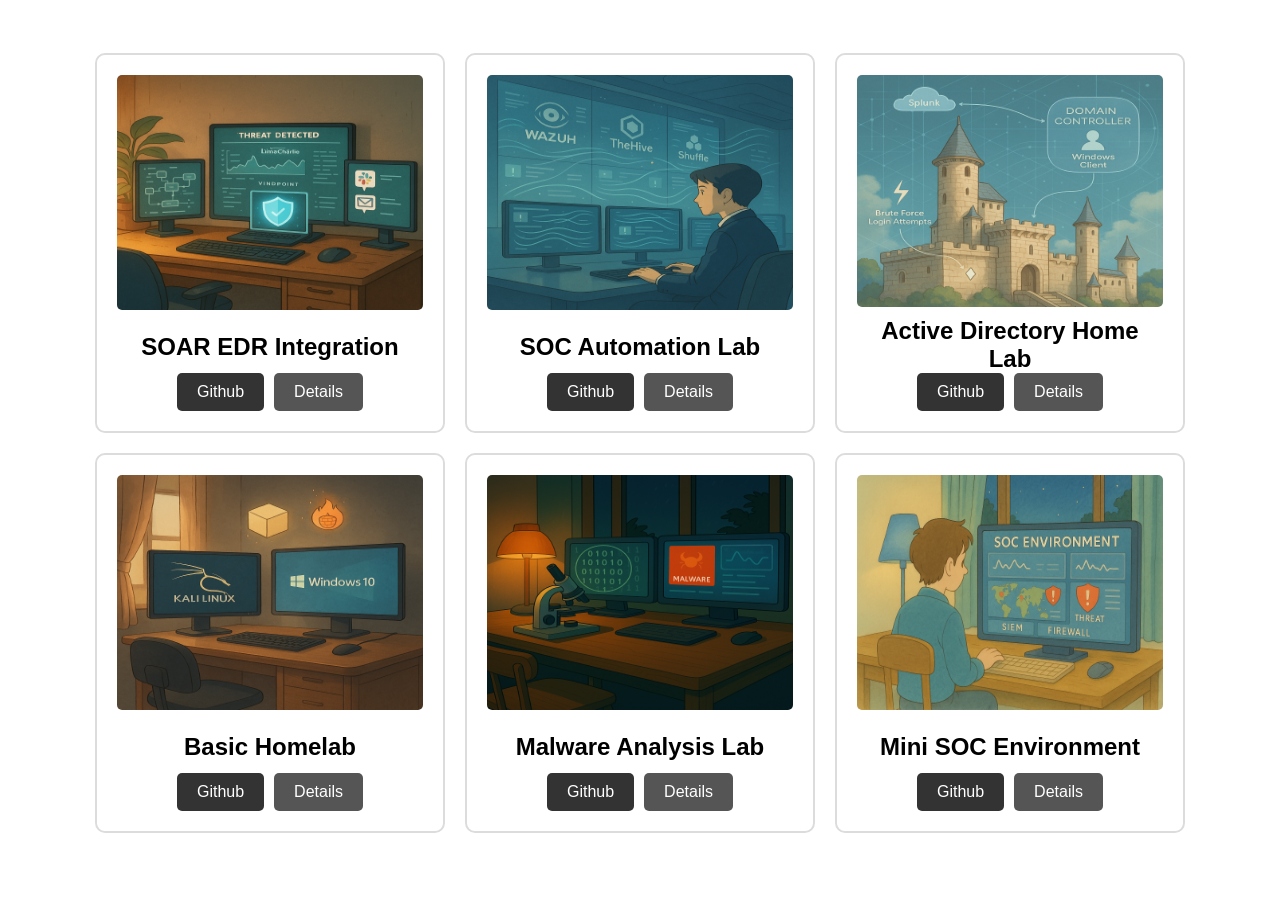
<file: projects.html>
<!DOCTYPE html>
<html lang="en">
<head>
  <meta charset="UTF-8" />
  <meta name="viewport" content="width=device-width, initial-scale=1.0" />
  <title>3 Cards per Row - Flip + Muted Green Glow</title>
  <style>
    /* Reset defaults */
    * {
      margin: 0;
      padding: 0;
      box-sizing: border-box;
    }

    body {
      font-family: Arial, sans-serif;
      background: transparent;
      min-height: 100vh;
      display: flex;
      justify-content: center;
      align-items: flex-start;
      padding: 3px;
    }

    .container {
      display: grid;
      grid-template-columns: repeat(3, 350px);
      gap: 20px;
      justify-content: center;
      margin-top: 50px; /* Push the grid down from the top */
    }

    /* The container holds perspective but no hover styles */
    .card {
      height: 380px;
      perspective: 1000px;
      overflow: visible; /* Allow flipped card to show outside the container */
      transition: transform 0.4s ease, box-shadow 0.4s ease;
    }

    /* Apply border and hover effect directly on the card element (.card-inner) */
    .card-inner {
      position: relative;
      width: 100%;
      height: 100%;
      border: 2px solid gainsboro;  /* The border is now on the card itself */
      border-radius: 10px;
      transition: transform 0.8s, box-shadow 0.4s ease;  /* Include box-shadow in transition */
      transform-style: preserve-3d;
    }

    /* Hover effect on the card itself */
    .card-inner:hover {
      transform: translateY(-10px);
      animation: smoothPulse 1s ease-out;
      box-shadow: 0 0 20px rgba(143, 188, 143, 0.8);
    }

    @keyframes smoothPulse {
      0% {
        box-shadow: 0 0 5px rgba(143, 188, 143, 0.5);
      }
      50% {
        box-shadow: 0 0 25px rgba(143, 188, 143, 1);
      }
      100% {
        box-shadow: 0 0 10px rgba(143, 188, 143, 0.7);
      }
    }

    .card-inner.flipped {
      transform: rotateY(180deg);
    }

    .card-front,
    .card-back {
      position: absolute;
      width: 100%;
      height: 100%;
      border-radius: 10px;
      overflow: hidden;
      backface-visibility: hidden;
      padding: 20px;
      display: flex;
      flex-direction: column;
      justify-content: space-between;
      align-items: center;
    }

    .card-front {
      background: #fff;
    }

    .card-back {
      transform: rotateY(180deg);
      color: #333;
    }

    /* Card back colors */
    .card1 .card-back { background: #8FBC8F; }
    .card2 .card-back { background: #B0C4DE; }
    .card3 .card-back { background: #D2B48C; }
    .card4 .card-back { background: #FFE4B5; }
    .card5 .card-back { background: #E0BBE4; }
    .card6 .card-back { background: #C1CDC1; }

    img {
      width: 100%;
      height: 70%;
      border-radius: 5px;
    }

    h2 {
      margin: 10px 0;
      font-size: 1.5rem;
      text-align: center;
    }

    p {
      font-size: 1rem;
      text-align: center;
    }

    .buttons {
      display: flex;
      gap: 10px;
      margin-top: -10px; 
    }

    .btn {
      padding: 10px 20px;
      border: none;
      border-radius: 5px;
      cursor: pointer;
      font-size: 1rem;
      text-decoration: none;
      transition: background 0.3s, color 0.3s;
    }

    .btn:hover {
      opacity: 0.8;
    }

    a.btn {
      background: #333;
      color: #fff;
    }

    button.btn {
      background: #555;
      color: #fff;
    }

    /* Responsive adjustments */
    @media (max-width: 960px) {
      .container {
        grid-template-columns: repeat(2, 300px);
      }
    }

    @media (max-width: 600px) {
      .container {
        grid-template-columns: 1fr;
      }
      .card {
        width: 90%;
        margin: 0 auto;
      }
    }
  </style>
</head>

<body>
  <div class="container">
    <!-- Card 1 -->
    <div class="card card1">
      <div class="card-inner">
        <div class="card-front">
          <img src="./assets/SOAREDRresized.png" alt="Card Image" />
          <h2>SOAR EDR Integration</h2>
          <div class="buttons">
            <a href="https://github.com/harshidandu/HarshitaDandu_Cyber_Security-/blob/main/SOAR-EDR-Project.md" class="btn" target="_blank">Github</a>
            <button class="btn details-btn">Details</button>
          </div>
        </div>
        <div class="card-back">
          <p>Built a complete detection and response workflow integrating Lima Charlie EDR, Tines SOAR platform, and Slack for real-time threat alerts and automated endpoint isolation. Developed custom detection rules, automated decision workflows, and tested dynamic playbooks simulating real-world credential access threats.

          </p>
          <div class="buttons">
            <a href="https://github.com/harshidandu/HarshitaDandu_Cyber_Security-/blob/main/SOAR-EDR-Project.md" class="btn" target="_blank">Github</a>
            <button class="btn back-btn">Back</button>
          </div>
        </div>
      </div>
    </div>

    <!-- Card 2 -->
    <div class="card card2">
      <div class="card-inner">
        <div class="card-front">
          <img src="./assets/automationresized.png" alt="Card Image" />
          <h2>SOC Automation Lab</h2>
          <div class="buttons">
            <a href="https://github.com/harshidandu/HarshitaDandu_Cyber_Security-/blob/main/SOC-Automation-Lab-Project.md" class="btn" target="_blank">Github</a>
            <button class="btn details-btn">Details</button>
          </div>
        </div>
        <div class="card-back">
          <p>Designed and deployed a fully automated Security Operations Center (SOC) lab by integrating SIEM (Wazuh), SOAR (Shuffle), and case management (TheHive), enabling real-time threat detection, enrichment, incident creation, analyst notifications, and active response workflows.</p>
          <div class="buttons">
            <a href="https://github.com/harshidandu/HarshitaDandu_Cyber_Security-/blob/main/SOC-Automation-Lab-Project.md" class="btn" target="_blank">Github</a>
            <button class="btn back-btn">Back</button>
          </div>
        </div>
      </div>
    </div>

    <!-- Card 3 -->
    <div class="card card3">
      <div class="card-inner">
        <div class="card-front">
          <img src="./assets/project3resized.png" alt="Card Image" />
          <h2>Active Directory Home Lab</h2>
          <div class="buttons">
            <a href="https://github.com/harshidandu/HarshitaDandu_Cyber_Security-/blob/main/Active-Directory-Project.md" class="btn" target="_blank">Github</a>
            <button class="btn details-btn">Details</button>
          </div>
        </div>
        <div class="card-back">
          <p>Deployed a full Active Directory environment with Windows Server, Windows 10, Ubuntu (Splunk), and Kali Linux. Built and attacked the domain using Crowbar and Atomic Red Team, while capturing and analyzing telemetry with Sysmon and Splunk. Developed skills in detection engineering, attack simulation, and security operations monitoring.
          </p>
          <div class="buttons">
            <a href="https://github.com/harshidandu/HarshitaDandu_Cyber_Security-/blob/main/Active-Directory-Project.md" class="btn" target="_blank">Github</a>
            <button class="btn back-btn">Back</button>
          </div>
        </div>
      </div>
    </div>

    <!-- Card 4 -->
    <div class="card card4">
      <div class="card-inner">
        <div class="card-front">
          <img src="./assets/project4homelabresized.png" alt="Card Image" />
          <h2>Basic Homelab</h2>
          <div class="buttons">
            <a href="https://github.com/harshidandu/HarshitaDandu_Cyber_Security-/blob/main/Basic-Homelab.md" class="btn" target="_blank">Github</a>
            <button class="btn details-btn">Details</button>
          </div>
        </div>
        <div class="card-back">
          <p>Built an isolated VirtualBox lab with Windows 10 and Kali Linux to safely test malware, security tools, and attack simulations. Configured secure networking, validated downloads, and implemented snapshot management for safe and repeatable cybersecurity experiments.</p>
          <div class="buttons">
            <a href="https://github.com/harshidandu/HarshitaDandu_Cyber_Security-/blob/main/Basic-Homelab.md" class="btn" target="_blank">Github</a>
            <button class="btn back-btn">Back</button>
          </div>
        </div>
      </div>
    </div>

    <!-- Card 5 -->
    <div class="card card5">
      <div class="card-inner">
        <div class="card-front">
          <img src="./assets/MalwareAnalysisesized.png" alt="Card Image" />
          <h2>Malware Analysis Lab</h2>
          <div class="buttons">
            <a href="https://github.com/harshidandu/HarshitaDandu_Cyber_Security-/blob/main/Malware-Analysis-Project.md" class="btn" target="_blank">Github</a>
            <button class="btn details-btn">Details</button>
          </div>
        </div>
        <div class="card-back">
          <p>A cybersecurity project focused on analyzing malicious software through static and dynamic techniques within a secure virtual environment. Utilized tools like Flare VM, Wireshark, and VirtualBox to safely investigate malware behavior, detect attack patterns, and implement best practices in malware defense.</p>
          <div class="buttons">
            <a href="https://github.com/harshidandu/HarshitaDandu_Cyber_Security-/blob/main/Malware-Analysis-Project.md" class="btn" target="_blank">Github</a>
            <button class="btn back-btn">Back</button>
          </div>
        </div>
      </div>
    </div>

    <!-- Card 6 -->
    <div class="card card6">
      <div class="card-inner">
        <div class="card-front">
          <img src="./assets/project6socenvio.png" alt="Card Image" />
          <h2>Mini SOC Environment</h2>
          <div class="buttons">
            <a href="https://github.com/harshidandu/HarshitaDandu_Cyber_Security-/blob/main/Mini-SOC-Environment.md" class="btn" target="_blank">Github</a>
            <button class="btn details-btn">Details</button>
          </div>
        </div>
        <div class="card-back">
          <p>In Progress: Currently building a mini SOC environment using the ELK Stack, Mythic C2, and OS Ticket.
            Setting up alerts, dashboards, and automated ticketing workflows.
            Simulating attacks to generate telemetry and practice detection techniques.
            Gaining hands-on experience in SOC operations and incident response.</p>
          <div class="buttons">
            <a href="https://github.com/harshidandu/HarshitaDandu_Cyber_Security-/blob/main/Mini-SOC-Environment.md" class="btn" target="_blank">Github</a>
            <button class="btn back-btn">Back</button>
          </div>
        </div>
      </div>
    </div>
  </div>

  <script>
    // Flip the card when "Details" is clicked, and flip back on "Back"
    document.querySelectorAll('.details-btn').forEach(button => {
      button.addEventListener('click', function() {
        const cardInner = this.closest('.card-inner');
        cardInner.classList.add('flipped');
      });
    });

    document.querySelectorAll('.back-btn').forEach(button => {
      button.addEventListener('click', function() {
        const cardInner = this.closest('.card-inner');
        cardInner.classList.remove('flipped');
      });
    });
  </script>
</body>
</html>
</file>
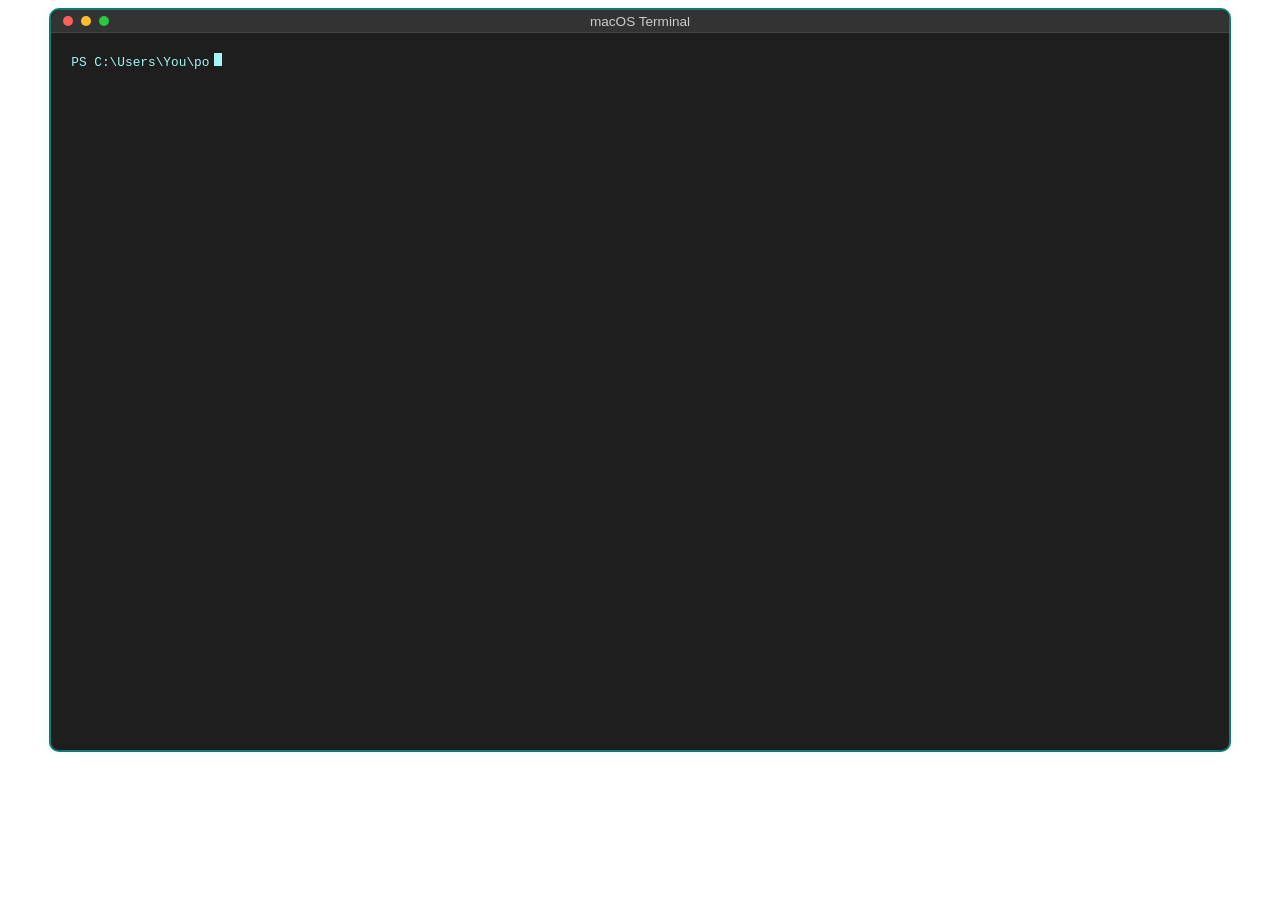
<file: skills.html>
<!DOCTYPE html>
<html lang="en">
<head>
  <meta charset="UTF-8">
  <meta name="viewport" content="width=device-width, initial-scale=1">
  <title>Skills Animation - Option One</title>
  <style>
    .terminal-theme {
  position: relative;
  width: 90%;           /* or use a fixed value like 1200px */
  max-width: 1200px;    /* optional: limits the width to a maximum */
  margin: 0 auto;       /* centers the terminal window */
  background-color: #1e1e1e;
  border: 2px solid rgba(0, 255, 234, 0.4);
  border-radius: 10px;
  box-shadow: 0 0 8px rgba(0, 255, 234, 0.1);
  padding: 20px;
  font-family: 'Courier New', monospace;
  color: #a6f6f6;
  height: 700px;        /* fixed height */
  overflow-y: auto;
  overflow-x: hidden;
  font-size: 14px;
}





    .terminal-header {
      display: flex;
      align-items: center;
      gap: 8px;
      padding: 6px 12px;
      background-color: #333;
      border-bottom: 1px solid #444;
      margin: -20px -20px 20px -20px;
      border-top-left-radius: 10px;
      border-top-right-radius: 10px;
      font-family: 'Segoe UI', sans-serif;
      position: relative;
      z-index: 20;
    }
    .terminal-header .btn {
      width: 10px;
      height: 10px;
      border-radius: 50%;
      display: inline-block;
    }
    .terminal-header .red { background-color: #ff5f56; }
    .terminal-header .yellow { background-color: #ffbd2e; }
    .terminal-header .green { background-color: #27c93f; }
    .terminal-title {
      position: absolute;
      left: 50%;
      transform: translateX(-50%);
      font-size: 0.85rem;
      color: #ccc;
    }
    .powershell-prompt {
      color: #a6f6f6;
      font-family: 'Courier New', monospace;
      font-size: 0.8rem; /* Reduced font size for prompt text */
      margin-bottom: 1rem;
      white-space: pre-wrap;
      z-index: 20;
      position: relative;
    }
    /* Blinking cursor effect for the prompt */
    .powershell-prompt::after {
      content: "";
      display: inline-block;
      width: 8px;
      height: 1em;
      background-color: #a6f6f6;
      margin-left: 5px;
      animation: blink 1s step-start infinite;
    }
    @keyframes blink {
      50% { opacity: 0; }
    }
    /* On hover, the cursor jitters */
    .powershell-prompt:hover::after {
      animation: jitter 0.3s infinite;
    }
    @keyframes jitter {
      0% { transform: translateX(0); }
      50% { transform: translateX(2px); }
      100% { transform: translateX(0); }
    }
    /* Hide headings initially */
    .skill-category {
      font-size: 1rem;
      margin-top: 2rem;
      color: #a6f6f6;
      font-weight: bold;
      visibility: hidden;
    }
    /* Skill pills hidden until activated */
    .skill-pill {
      padding: 6px 12px;
      background-color: rgba(255, 255, 255, 0.03);
      border: 1px solid rgba(0, 255, 234, 0.15);
      border-radius: 14px;
      font-size: 0.85rem;
      margin: 4px;
      color: #ffffff;
      transition: opacity 0.6s ease, transform 0.6s ease;
      opacity: 0;
      transform: translateY(12px);
    }
    .skill-pill.animate {
      opacity: 1;
      transform: translateY(0);
    }
    .skill-pill:hover {
      background-color: rgba(0, 255, 234, 0.1);
      box-shadow: 0 0 6px rgba(0, 255, 234, 0.2);
      transform: scale(1.05);
      animation: pulseGlow 1.5s infinite alternate, rotatePulse 0.5s ease-in-out;
    }
    @keyframes pulseGlow {
      from { box-shadow: 0 0 4px rgba(0, 255, 234, 0.2); }
      to { box-shadow: 0 0 10px rgba(0, 255, 234, 0.5); }
    }
    @keyframes rotatePulse {
      0% { transform: rotate(0deg); }
      50% { transform: rotate(2deg); }
      100% { transform: rotate(0deg); }
    }
    .skill-boxes {
      display: flex;
      flex-wrap: wrap;
      gap: 8px;
      margin-top: 0.6rem;
    }
    @media (max-width: 768px) {
      .skill-boxes {
        flex-direction: column;
      }
    }
  </style>
</head>
<body>
  <!-- Skills Section -->
  <section id="skills">
    <div class="experience-details-container">
      <div class="about-containers">
        <div class="details-container terminal-theme">
          <div class="terminal-header">
            <span class="btn red"></span>
            <span class="btn yellow"></span>
            <span class="btn green"></span>
            <span class="terminal-title">macOS Terminal</span>
          </div>
          <pre class="powershell-prompt"><span id="typed-path"></span></pre>
          <div class="skills-glow-container" id="skills-content">
            <!-- Programming -->
            <h2 class="skill-category" id="cat-programming">Programming</h2>
            <div class="skill-boxes">
              <span class="skill-pill cat-programming">C/C++</span>
              <span class="skill-pill cat-programming">Bash</span>
              <span class="skill-pill cat-programming">Python</span>
              <span class="skill-pill cat-programming">Git</span>
              <span class="skill-pill cat-programming">SQL</span>
            </div>
            <!-- OS & Virtualization -->
            <h2 class="skill-category" id="cat-os">OS & Virtualization</h2>
            <div class="skill-boxes">
              <span class="skill-pill cat-os">Windows (10/Server)</span>
              <span class="skill-pill cat-os">Linux (Kali, Ubuntu)</span>
              <span class="skill-pill cat-os">VirtualBox</span>
              <span class="skill-pill cat-os">macOS</span>
            </div>
            <!-- Security & Administration -->
            <h2 class="skill-category" id="cat-security">Security & Administration</h2>
            <div class="skill-boxes">
              <span class="skill-pill cat-security">SIEM: Splunk & Wazuh</span>
              <span class="skill-pill cat-security">SOAR: Shuffle & Tines</span>
              <span class="skill-pill cat-security">EDR: Lima Charlie</span>
              <span class="skill-pill cat-security">Active Directory & TheHive</span>
              <span class="skill-pill cat-security">Log collection/analysis</span>
              <span class="skill-pill cat-security">SHA-256 File Integrity</span>
            </div>
            <!-- Networking & Automation -->
            <h2 class="skill-category" id="cat-network">Networking & Automation</h2>
            <div class="skill-boxes">
              <span class="skill-pill cat-network">Network Configuration</span>
              <span class="skill-pill cat-network">Firewall Setup</span>
              <span class="skill-pill cat-network">Playbook Design</span>
              <span class="skill-pill cat-network">Slack/Email Integration</span>
            </div>
            <!-- Additional Tools -->
            <h2 class="skill-category" id="cat-tools">Additional Tools</h2>
            <div class="skill-boxes">
              <span class="skill-pill cat-tools">Sysmon</span>
              <span class="skill-pill cat-tools">Mimikatz</span>
              <span class="skill-pill cat-tools">VM Snapshot Management</span>
              <span class="skill-pill cat-tools">Network Diagramming</span>
            </div>
            <!-- Data Analysis & Visualization -->
            <h2 class="skill-category" id="cat-data">Data Analysis & Visualization</h2>
            <div class="skill-boxes">
              <span class="skill-pill cat-data">Tableau</span>
              <span class="skill-pill cat-data">Power BI</span>
            </div>
          </div>
        </div>
      </div>
    </div>
  </section>
  <script>
    document.addEventListener("DOMContentLoaded", () => {
      const promptText = "PS C:\\Users\\You\\portfolio\\skills>";
      const promptOutput = document.getElementById("typed-path");

      // Sequence for category animations (heading + associated skill pills)
      const sequence = [
        { id: "cat-programming", pills: ".cat-programming" },
        { id: "cat-os", pills: ".cat-os" },
        { id: "cat-security", pills: ".cat-security" },
        { id: "cat-network", pills: ".cat-network" },
        { id: "cat-tools", pills: ".cat-tools" },
        { id: "cat-data", pills: ".cat-data" }
      ];

      // --- Function for the prompt (with typo/backspace effect, max 2 mistakes) ---
      function typeTextWithErrors(element, text, speed, callback) {
        element.textContent = "";
        let i = 0;
        let mistakeCount = 0;
        function type() {
          if (i < text.length) {
            // Only simulate typo if fewer than 2 mistakes have occurred.
            if (mistakeCount < 2 && Math.random() < 0.1) {
              mistakeCount++;
              const wrongChar = getRandomChar();
              element.textContent += wrongChar;
              setTimeout(() => {
                // Remove wrong character.
                element.textContent = element.textContent.slice(0, -1);
                // Append the correct character.
                element.textContent += text.charAt(i);
                i++;
                setTimeout(type, speed);
              }, 300);
            } else {
              element.textContent += text.charAt(i);
              i++;
              setTimeout(type, speed);
            }
          } else {
            if (callback) callback();
          }
        }
        type();
      }

      // --- Simple typeText function for headings (no errors) ---
      function typeTextSimple(element, text, speed, callback) {
        element.textContent = "";
        let i = 0;
        const interval = setInterval(() => {
          element.textContent += text.charAt(i);
          i++;
          if (i >= text.length) {
            clearInterval(interval);
            if (callback) callback();
          }
        }, speed);
      }

      // Helper: Get a random character for typos.
      function getRandomChar() {
        const chars = "abcdefghijklmnopqrstuvwxyzABCDEFGHIJKLMNOPQRSTUVWXYZ0123456789";
        return chars.charAt(Math.floor(Math.random() * chars.length));
      }

      // Store each heading's full text in a data attribute.
      sequence.forEach(item => {
        const heading = document.getElementById(item.id);
        heading.setAttribute("data-text", heading.textContent);
      });

      // Animate each category sequentially.
      function animateSequence(index = 0) {
        if (index >= sequence.length) return;
        const heading = document.getElementById(sequence[index].id);
        const originalText = heading.getAttribute("data-text");
        // Make heading visible before typing.
        heading.style.visibility = "visible";
        heading.textContent = "";
        // Type heading using the simple function (no errors) at 100ms per character.
        typeTextSimple(heading, originalText, 100, () => {
          // Once heading is complete, fade in its associated skill pills.
          document.querySelectorAll(sequence[index].pills).forEach(el => {
            el.classList.add("animate");
          });
          // Delay before moving on to the next category (1000ms).
          setTimeout(() => animateSequence(index + 1), 1000);
        });
      }

      // First, type out the prompt with error simulation at 30ms per character.
      typeTextWithErrors(promptOutput, promptText, 30, () => {
        animateSequence();
      });
    });
  </script>
</body>
</html>
</file>
<file: style.css>
/* GENERAL */

@import url("https://fonts.googleapis.com/css2?family=Poppins:wght@300;400;500;600&display=swap");

* {
  margin: 0;
  padding: 0;
}

body {
  font-family: "Poppins", sans-serif;
}

html {
  scroll-behavior: smooth;
}

p {
  color: rgb(85, 85, 85);
}

/* TRANSITION */

a,
.btn {
  transition: all 300ms ease;
}

/* DESKTOP NAV */

nav,
.nav-links {
  display: flex;
}

nav {
  justify-content: space-around;
  align-items: center;
  height: 17vh;
}

.nav-links {
  gap: 2rem;
  list-style: none;
  font-size: 1.5rem;
}

a {
  color: black;
  text-decoration: none;
  text-decoration-color: white;
}

a:hover {
  color: grey;
  text-decoration: underline;
  text-underline-offset: 1rem;
  text-decoration-color: rgb(181, 181, 181);
}

.logo {
  font-size: 2rem;
}

.logo:hover {
  cursor: default;
}

/* HAMBURGER MENU */

#hamburger-nav {
  display: none;
}

.hamburger-menu {
  position: relative;
  display: inline-block;
}

.hamburger-icon {
  display: flex;
  flex-direction: column;
  justify-content: space-between;
  height: 24px;
  width: 30px;
  cursor: pointer;
}

.hamburger-icon span {
  width: 100%;
  height: 2px;
  background-color: black;
  transition: all 0.3 ease-in-out;
}

.menu-links {
  position: absolute;
  top: 100%;
  right: 0;
  background-color: white;
  width: fit-content;
  max-height: 0;
  overflow: hidden;
  transition: all 0.3 ease-in-out;
}

.menu-links a {
  display: block;
  padding: 10px;
  text-align: center;
  font-size: 1.5rem;
  color: black;
  text-decoration: none;
  transition: all 0.3 ease-in-out;
}

.menu-links li {
  list-style: none;
}

.menu-links.open {
  max-height: 300px;
}

.hamburger-icon.open span:first-child {
  transform: rotate(45deg) translate(10px, 5px);
}

.hamburger-icon.open span:nth-child(2) {
  opacity: 0;
}

.hamburger-icon.open span:last-child {
  transform: rotate(-45deg) translate(10px, -5px);
}

.hamburger-icon span:first-child {
  transform: none;
}

.hamburger-icon span:first-child {
  opacity: 1;
}

.hamburger-icon span:first-child {
  transform: none;
}

/* SECTIONS */

section {
  padding-top: 4vh;
  height: 96vh;
  margin: 0 10rem;
  box-sizing: border-box;
  min-height: fit-content;
}

.section-container {
  display: flex;
}

/* PROFILE SECTION */

#profile {
  display: flex;
  justify-content: center;
  gap: 5rem;
  height: 80vh;
}

.section__pic-container {
  display: flex;
  height: 400px;
  width: 400px;
  margin: auto 0;
}

.section__text {
  align-self: center;
  text-align: center;
}

.section__text p {
  font-weight: 600;
}

.section__text__p1 {
  text-align: center;
}

.section__text__p2 {
  font-size: 1.75rem;
  margin-bottom: 1rem;
}

.title {
  font-size: 3rem;
  text-align: center;
}

#socials-container {
  display: flex;
  justify-content: center;
  margin-top: 1rem;
  gap: 1rem;
}

/* ICONS */

.icon {
  cursor: pointer;
  height: 2rem;
}

/* BUTTONS */

.btn-container {
  display: flex;
  justify-content: center;
  gap: 1rem;
}

.btn {
  font-weight: 600;
  transition: all 300ms ease;
  padding: 1rem;
  width: 8rem;
  border-radius: 2rem;
}

.btn-color-1,
.btn-color-2 {
  border: rgb(53, 53, 53) 0.1rem solid;
}

.btn-color-1:hover,
.btn-color-2:hover {
  cursor: pointer;
}

.btn-color-1,
.btn-color-2:hover {
  background: rgb(53, 53, 53);
  color: white;
}

.btn-color-1:hover {
  background: rgb(0, 0, 0);
}

.btn-color-2 {
  background: none;
}

.btn-color-2:hover {
  border: rgb(255, 255, 255) 0.1rem solid;
}

.btn-container {
  gap: 1rem;
}

/* ABOUT SECTION */

#about {
  position: relative;
}

.about-containers {
  gap: 2rem;
  margin-bottom: 2rem;
  margin-top: 2rem;
}

.about-details-container {
  justify-content: center;
  flex-direction: column;
}

.about-containers,
.about-details-container {
  display: flex;
}

.about-pic {
  border-radius: 2rem;
}

.arrow {
  position: absolute;
  right: -5rem;
  bottom: 2.5rem;
}







.details-container {
  padding: 1.5rem;
  flex: 1;
  background: white;
  border-radius: 2rem;
  border: rgb(53, 53, 53) 0.1rem solid;
  border-color: rgb(163, 163, 163);
  text-align: center;
}

.section-container {
  gap: 4rem;
  height: 80%;
}


.section__pic-container {
  height: 400px;
  width: 400px;
  margin: auto 0;
}

/* EXPERIENCE SECTION */

#experience {
  position: relative;
}

.experience-sub-title {
  color: rgb(85, 85, 85);
  font-weight: 600;
  font-size: 1.75rem;
  margin-bottom: 2rem;
}

.experience-details-container {
  display: flex;
  justify-content: center;
  flex-direction: column;
}

.article-container {
  display: flex;
  text-align: initial;
  flex-wrap: wrap;
  flex-direction: row;
  gap: 2.5rem;
  justify-content: space-around;
}

article {
  display: flex;
  width: 10rem;
  justify-content: space-around;
  gap: 0.5rem;
}

article .icon {
  cursor: default;
}

/* PROJECTS SECTION */

#projects {
  position: relative;
}

.color-container {
  border-color: rgb(163, 163, 163);
  background: rgb(250, 250, 250);
}

.project-img {
  border-radius: 2rem;
  width: 90%;
  height: 90%;
}

.project-title {
  margin: 1rem;
  color: black;
}

.project-btn {
  color: black;
  border-color: rgb(163, 163, 163);
}

/* CONTACT */

#contact {
  display: flex;
  justify-content: center;
  flex-direction: column;
  height: 70vh;
}

.contact-info-upper-container {
  display: flex;
  justify-content: center;
  border-radius: 2rem;
  border: rgb(53, 53, 53) 0.1rem solid;
  border-color: rgb(163, 163, 163);
  background: (250, 250, 250);
  margin: 2rem auto;
  padding: 0.5rem;
}

.contact-info-container {
  display: flex;
  align-items: center;
  justify-content: center;
  gap: 0.5rem;
  margin: 1rem;
}

.contact-info-container p {
  font-size: larger;
}

.contact-icon {
  cursor: default;
}

.email-icon {
  height: 2.5rem;
}

/* FOOTER SECTION */

footer {
  height: 26vh;
  margin: 0 1rem;
}

footer p {
  text-align: center;
}
/* Wrap items in about-containers */
.about-containers {
  display: flex;
  flex-wrap: wrap;              /* allows items to wrap to the next line */
  justify-content: space-between; /* space them out horizontally */
  gap: 2rem;                    /* optional gap between cards */
}

/* Each project card takes ~33.333% width (minus the gap),
   so 3 fit in one row */
.about-containers .details-container {
  flex: 1 1 calc(33.333% - 2rem);
  box-sizing: border-box;
  /* If you need to tweak spacing, adjust the gap or the calc() value. */
}

/* Responsive behavior: On smaller screens (less than 768px),
   each card can go full width or 50%, etc. */
@media (max-width: 768px) {
  .about-containers .details-container {
    flex: 1 1 100%;
  }
}

.subtitle {
  margin-bottom: 1rem; /* Spacing between the subtitle and paragraph */
  font-size: 2.5rem;   /* Slightly bigger than before, but smaller than "About Me" */
  text-align: left;    /* Aligns the subtitle to the left */
}

.experience-sub-title {
  margin-bottom: 5px; /* Reduce space below h2 */
}

h2.experience-sub-title {
  font-size: 19px; /* Adjust the size of h2 */
  font-weight: bold;
}

h4.experience-sub-title {
  font-size: 18px; /* Make h4 smaller than h2 */
  font-weight: normal;
  margin-top: -5px; /* Reduce space between h2 and h4 */
}


h3.experience-sub-title {
  font-size: 3px; /* Make h4 smaller than h2 */
  font-weight: normal;
  margin-top: -5px; /* Reduce space between h2 and h4 */
}

.article-container article {
  display: flex;
  align-items: center;
  gap: 6px; /* Adjust spacing between the icon and text */
}

.article-container .icon {
  width: 14px; /* Adjust the icon size */
  height: 14px;
}

.article-container h3 {
  font-size: 12px; /* Adjust the text size */
  font-weight: normal;
  margin: 0;
}













.details-container p {
  font-size: 14px; /* Adjust size to be smaller than h4 */
  font-weight: normal;
  color: #555;
  margin-bottom: 50px; 
  
}







.details-container {
  width: 150%; /* Make it responsive */
  max-width: 1000px; /* Increase max width for wider blocks */
  padding: 20px;
  margin: 10px auto; /* Centering */
  border-radius: 10px;
  
  
}

.article-container {
  display: flex;
  flex-wrap: wrap;
  justify-content: space-between; /* Adds spacing between items */

  .article-container article {
    display: flex;
    align-items: center;
    gap: 8px; /* Adjust spacing between the icon and text */
  }
  
  
  /* Skills Section Container */
#skills {
  padding-top: 1rem;
  padding-bottom: 1rem;
  height: auto;
  min-height: auto;
  margin: 0;
}

/* Skills Layout */
.skills-glow-container {
  width: 100%;
  margin: 0;
  padding: 0;
  text-align: left;
  font-family: "Poppins", sans-serif;
  font-size: 0.75rem;
}

/* Section Headings */
.skill-category {
  font-size: 0.85rem;
  margin-top: 1.2rem;
  color: #222;
  font-weight: 600;
}

/* Box Container */
.skill-boxes {
  display: flex;
  flex-wrap: wrap;
  gap: 6px;
  margin-top: 0.4rem;
}

/* Skill Tag/Pill */
.skill-pill {
  padding: 5px 10px;
  background-color: #f0f0f0;
  border-radius: 14px;
  font-size: 0.7rem;
  transition: all 0.3s ease;
  box-shadow: 0 0 0 transparent;
  cursor: default;
  font-family: "Poppins", sans-serif;
}

.skill-pill:hover {
  background-color: #eaf5ea;
  box-shadow: 0 0 10px rgba(34, 80, 34, 0.5);
  transform: scale(1.05);
}

/* Mobile Friendly */
@media (max-width: 600px) {
  .skill-boxes {
    flex-direction: column;
  }
  .skill-pill {
    width: fit-content;
  }

}
</file>
<file: mediaqueries.css>
@media screen and (max-width: 1400px) {
  #profile {
    height: 83vh;
    margin-bottom: 6rem;
  }
  .about-containers {
    flex-wrap: wrap;
  }
  #contact,
  #projects {
    height: fit-content;
  }
}

@media screen and (max-width: 1200px) {
  #desktop-nav {
    display: none;
  }
  #hamburger-nav {
    display: flex;
  }
  #experience,
  .experience-details-container {
    margin-top: 2rem;
  }
  #profile,
  .section-container {
    display: block;
  }
  .arrow {
    display: none;
  }
  section,
  .section-container {
    height: fit-content;
  }
  section {
    margin: 0 5%;
  }
  .section__pic-container {
    width: 275px;
    height: 275px;
    margin: 0 auto 2rem;
  }
  .about-containers {
    margin-top: 0;
  }
}

@media screen and (max-width: 600px) {
  #contact,
  footer {
    height: 40vh;
  }
  #profile {
    height: 83vh;
    margin-bottom: 0;
  }
  article {
    font-size: 1rem;
  }
  footer nav {
    height: fit-content;
    margin-bottom: 2rem;
  }
  .about-containers,
  .contact-info-upper-container,
  .btn-container {
    flex-wrap: wrap;
  }
  .contact-info-container {
    margin: 0;
  }
  .contact-info-container p,
  .nav-links li a {
    font-size: 1rem;
  }
  .experience-sub-title {
    font-size: 1.25rem;
  }
  .logo {
    font-size: 1.5rem;
  }
  .nav-links {
    flex-direction: column;
    gap: 0.5rem;
    text-align: center;
  }
  .section__pic-container {
    width: auto;
    height: 46vw;
    justify-content: center;
  }
  .section__text__p2 {
    font-size: 1.25rem;
  }
  .title {
    font-size: 2rem;
  }
  .text-container {
    text-align: justify;
  }
}
</file>
